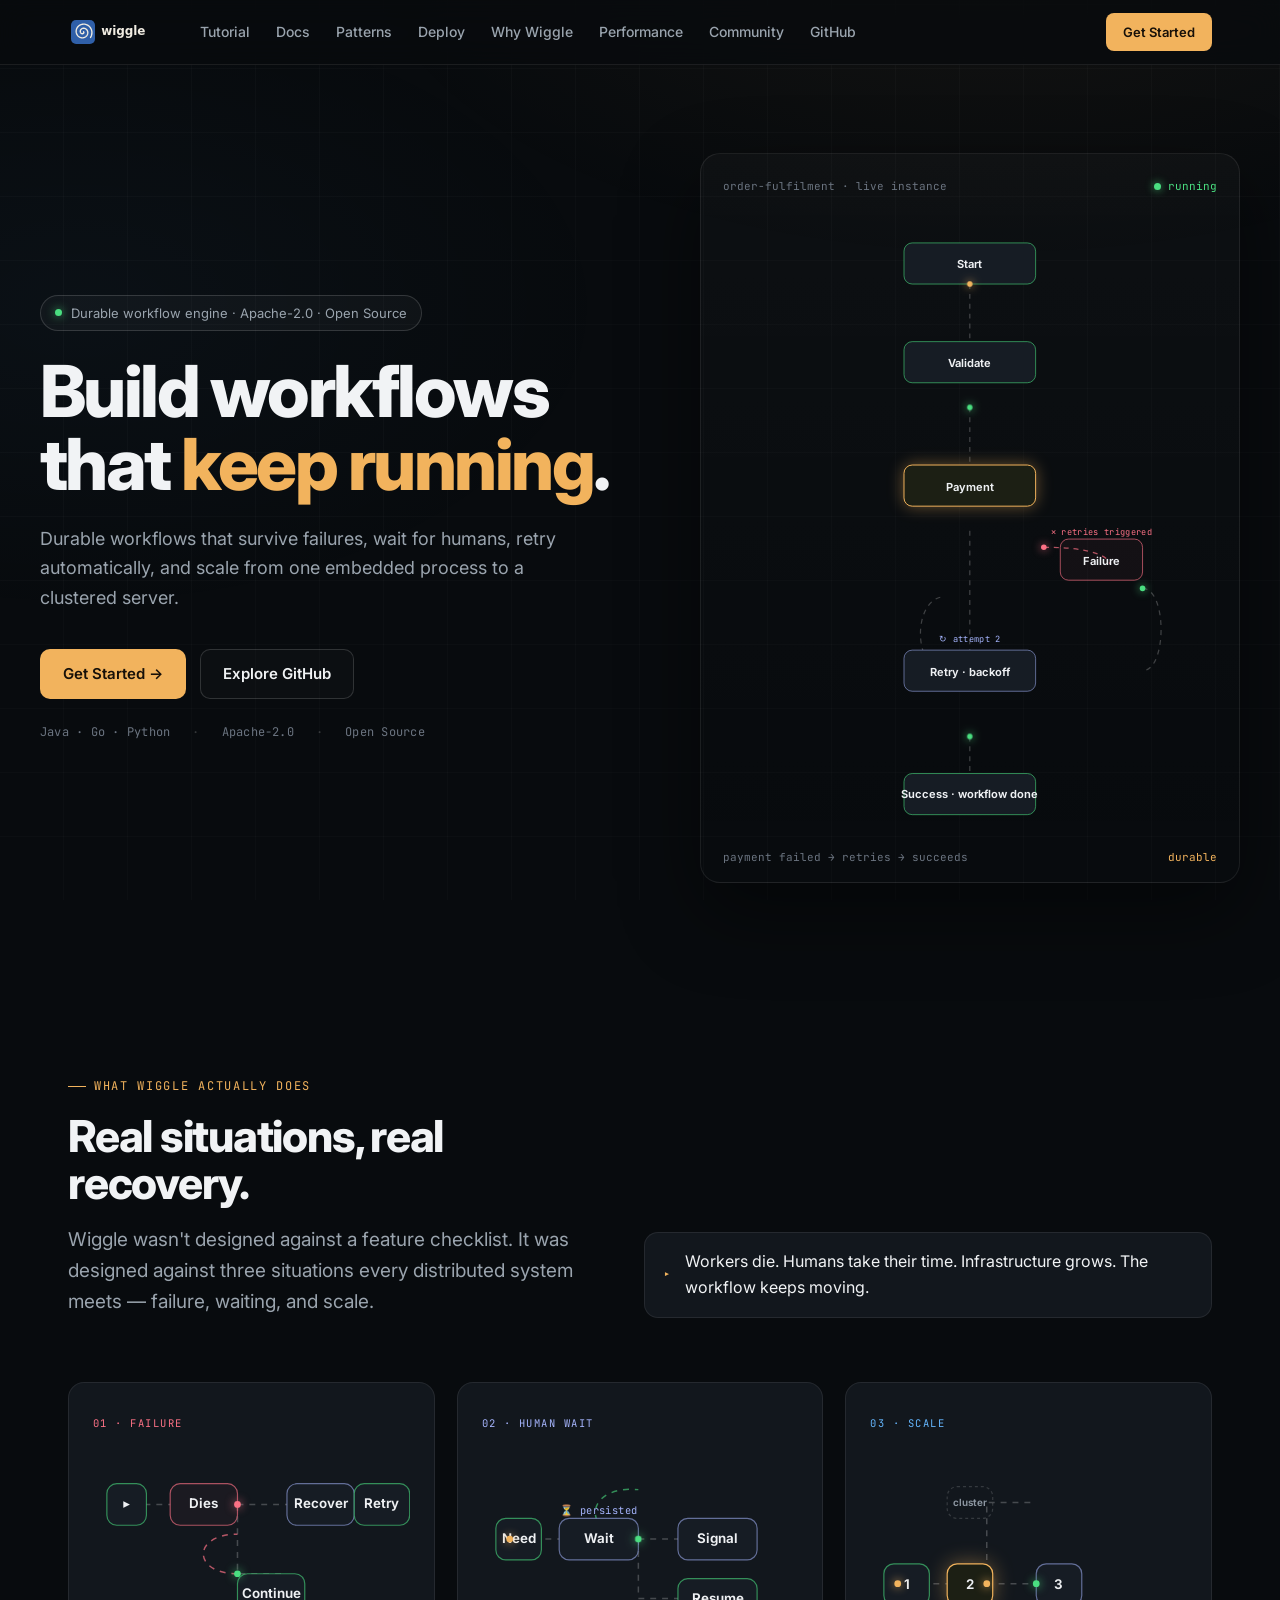
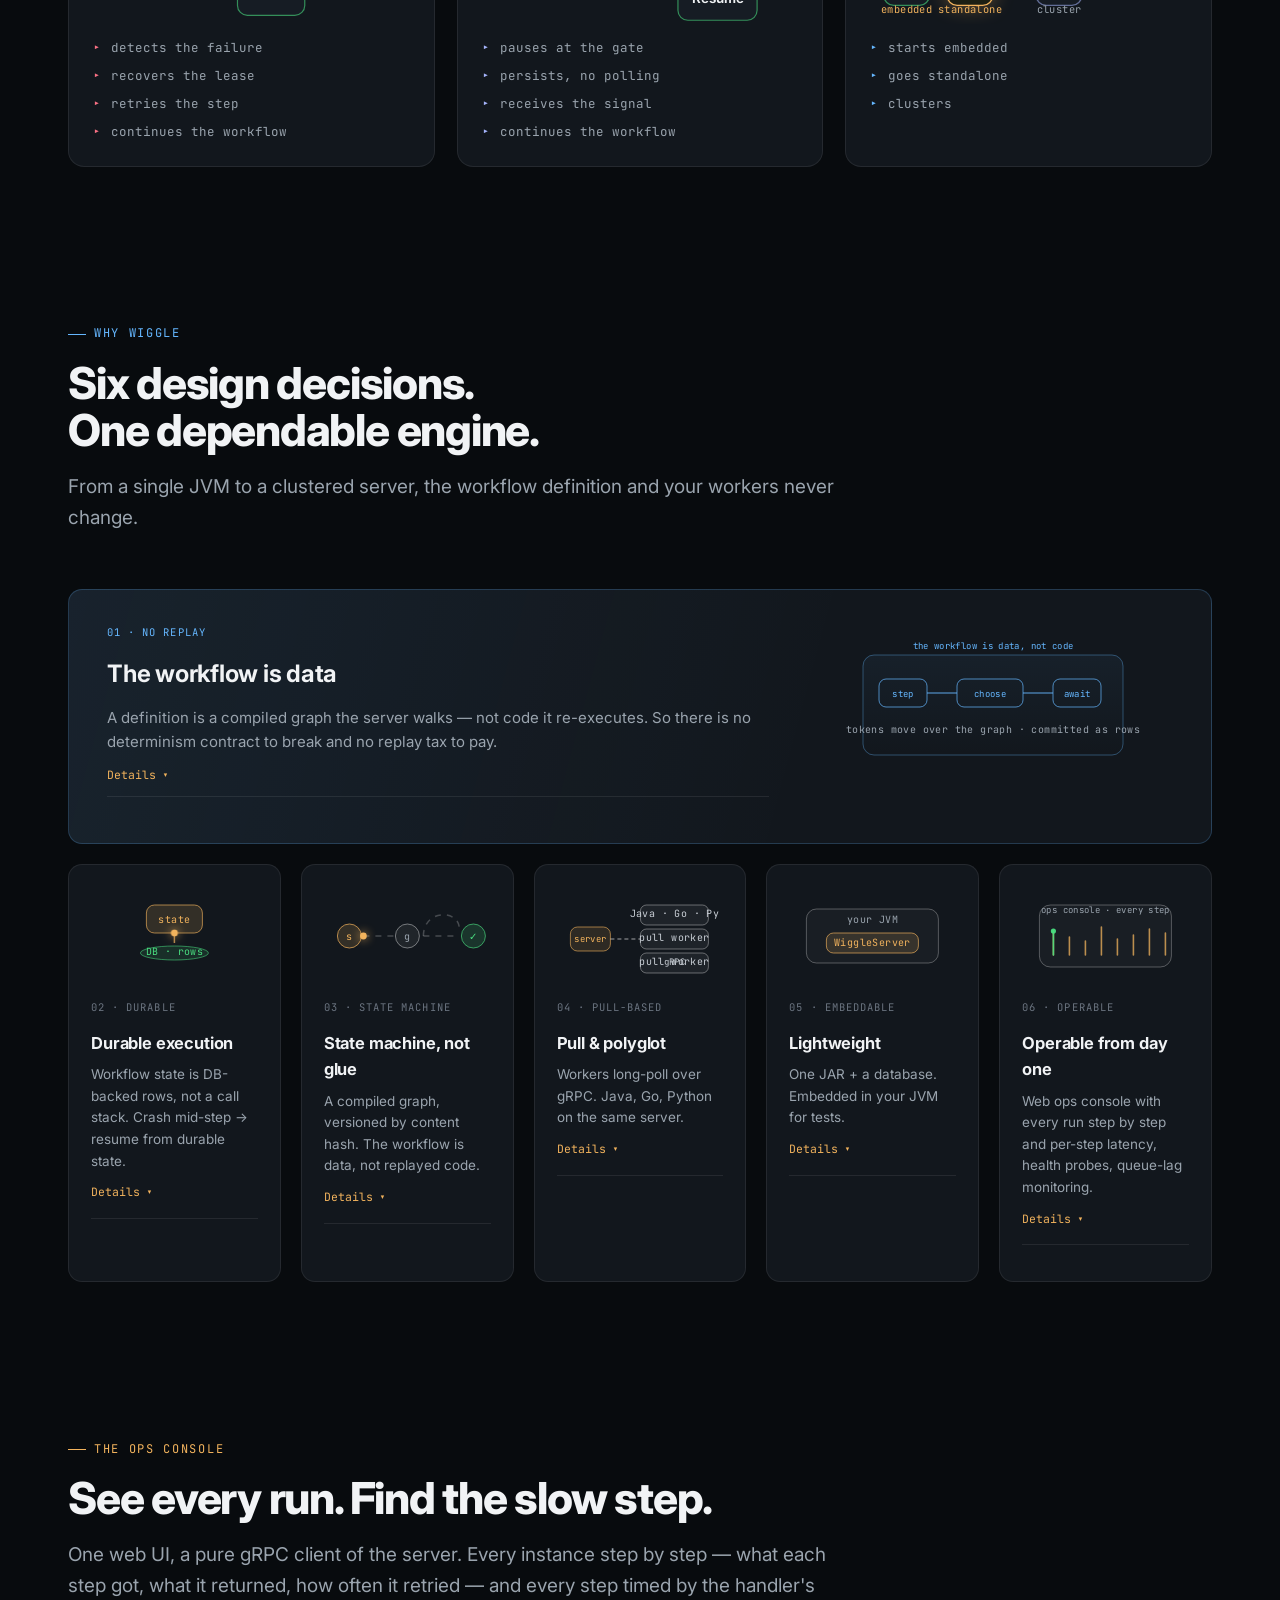
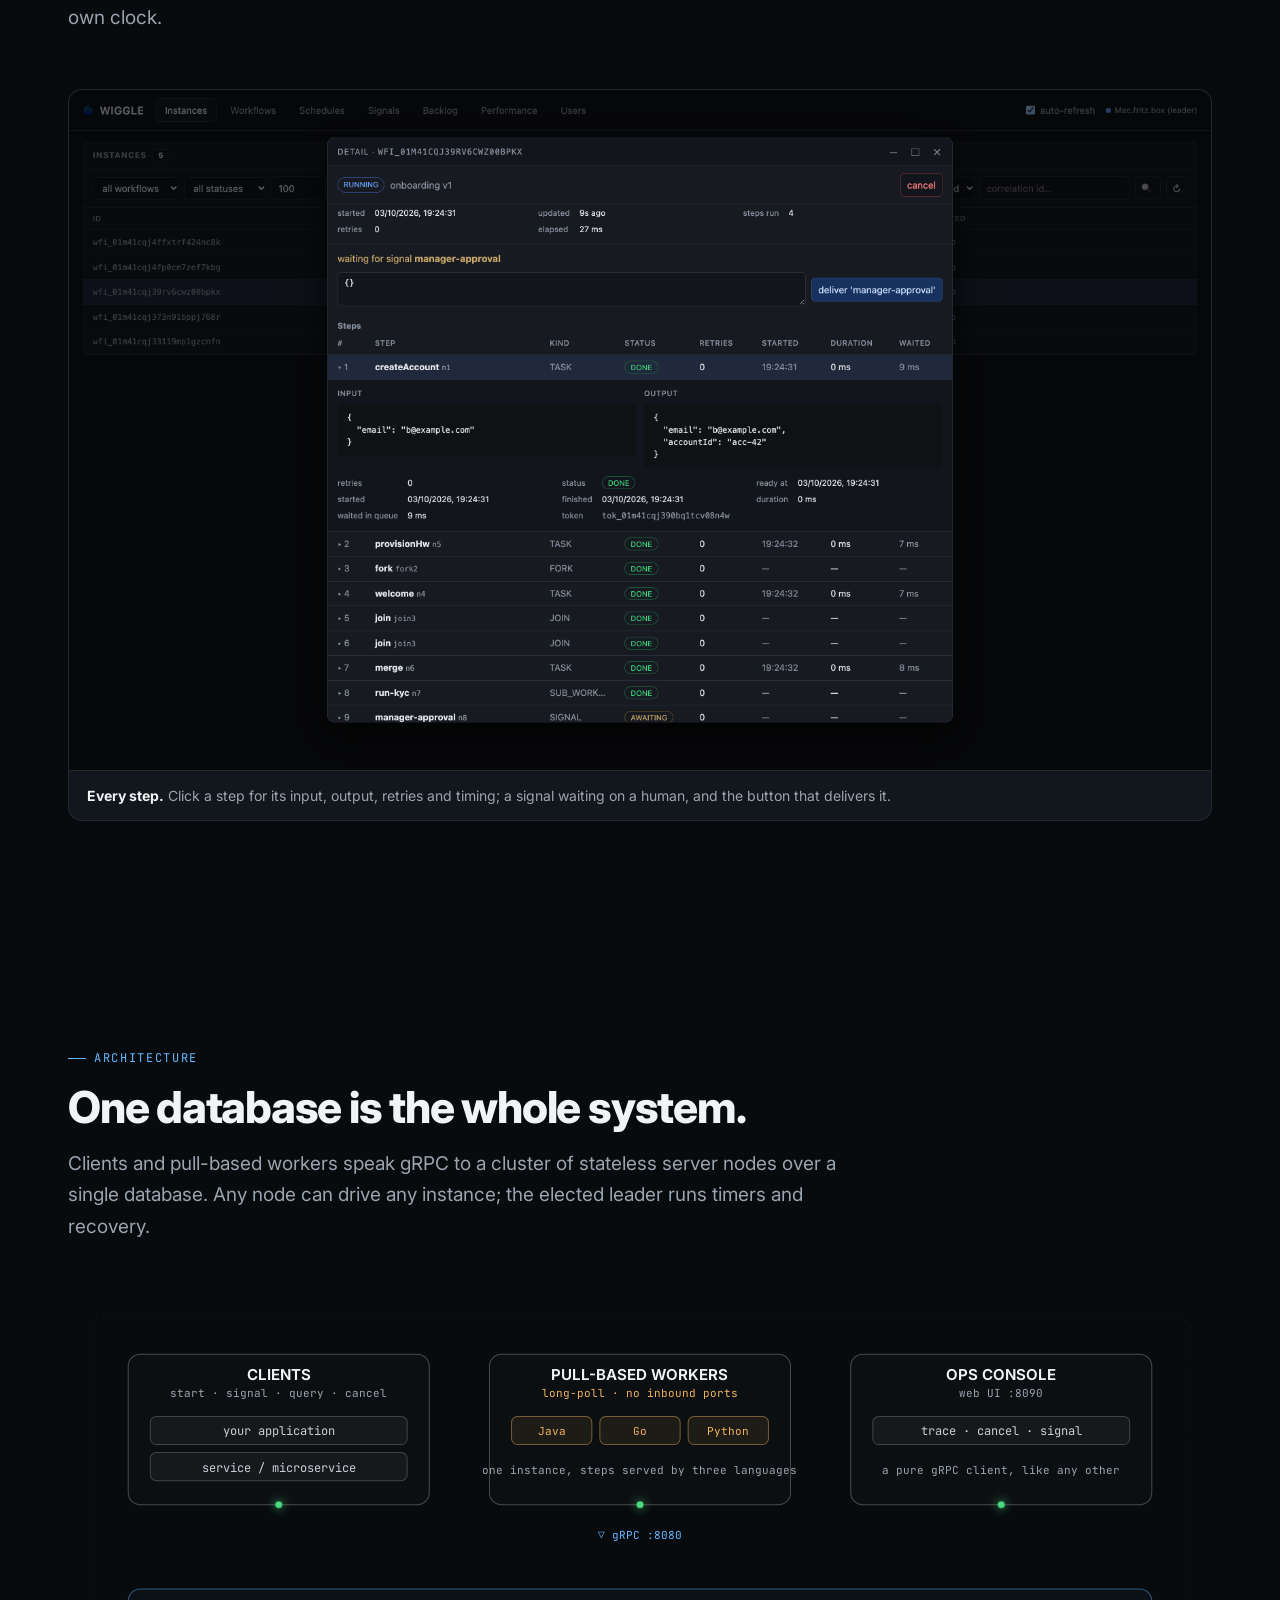
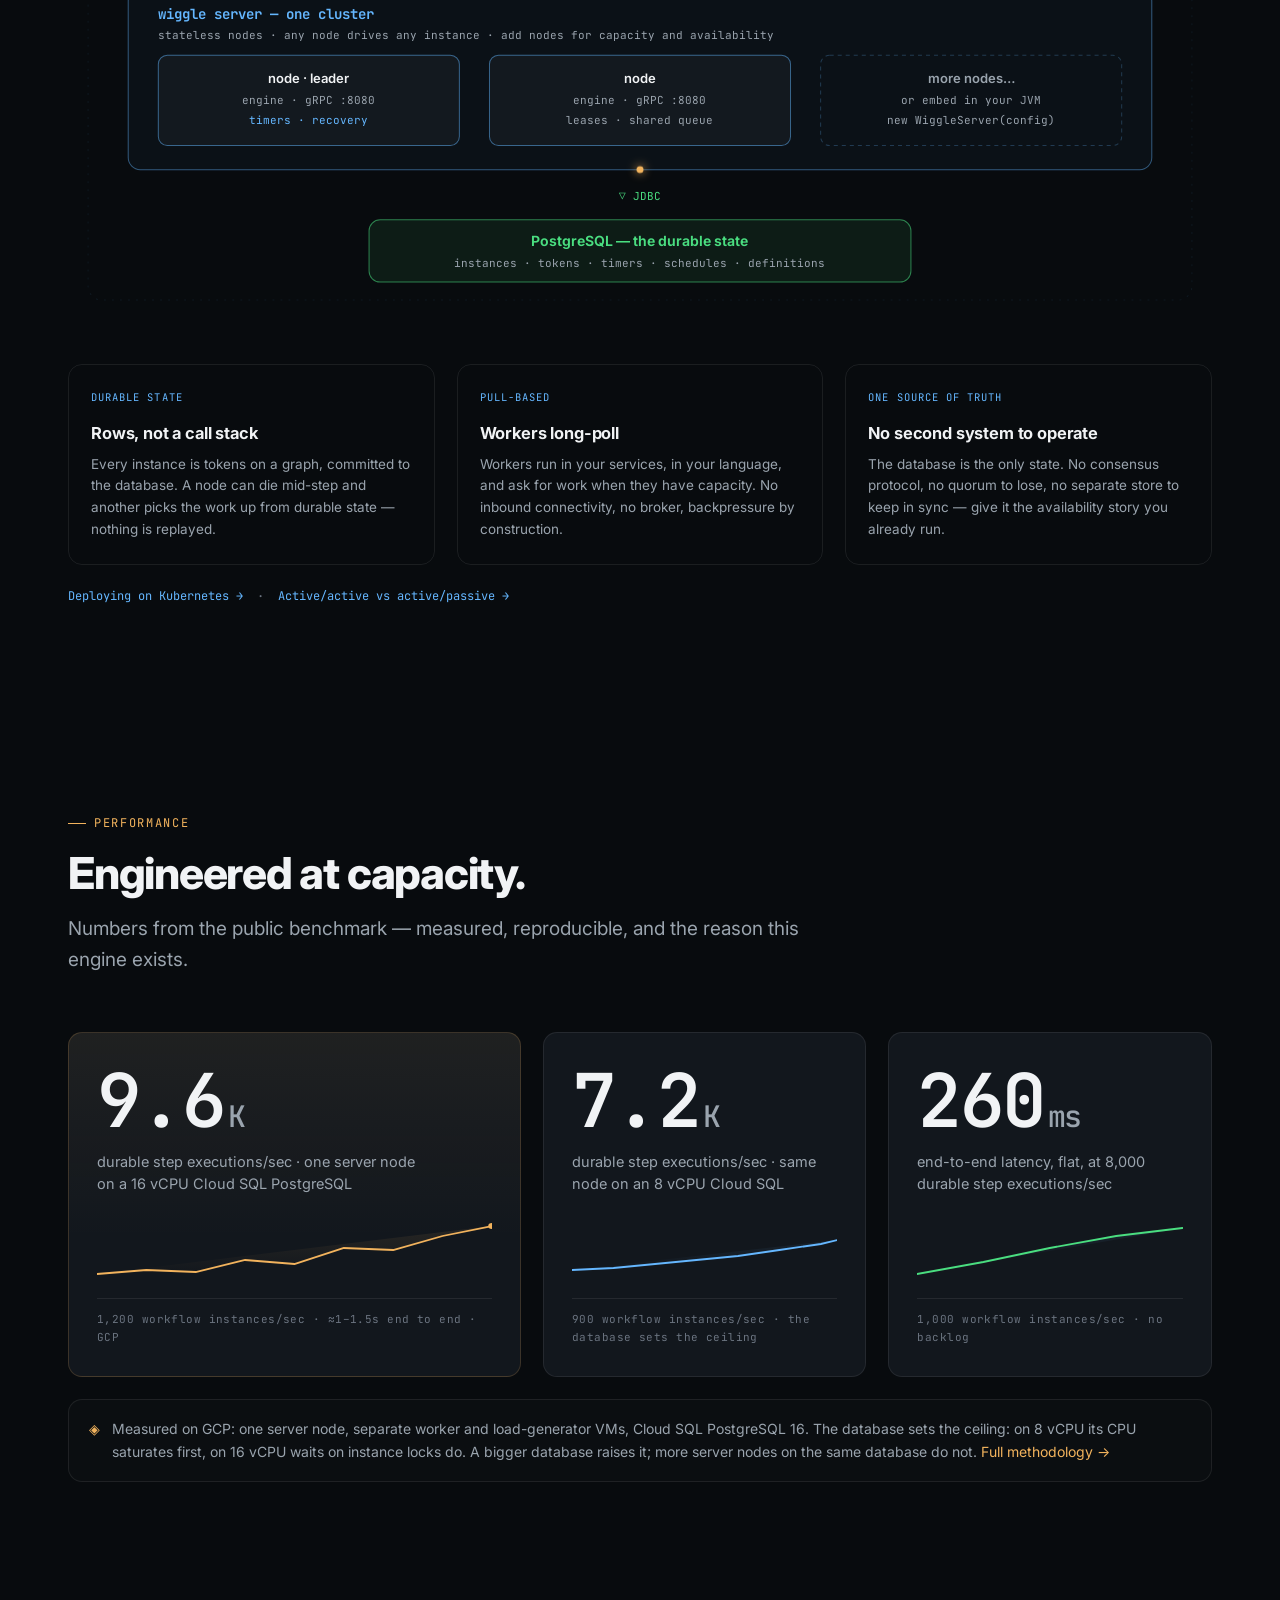
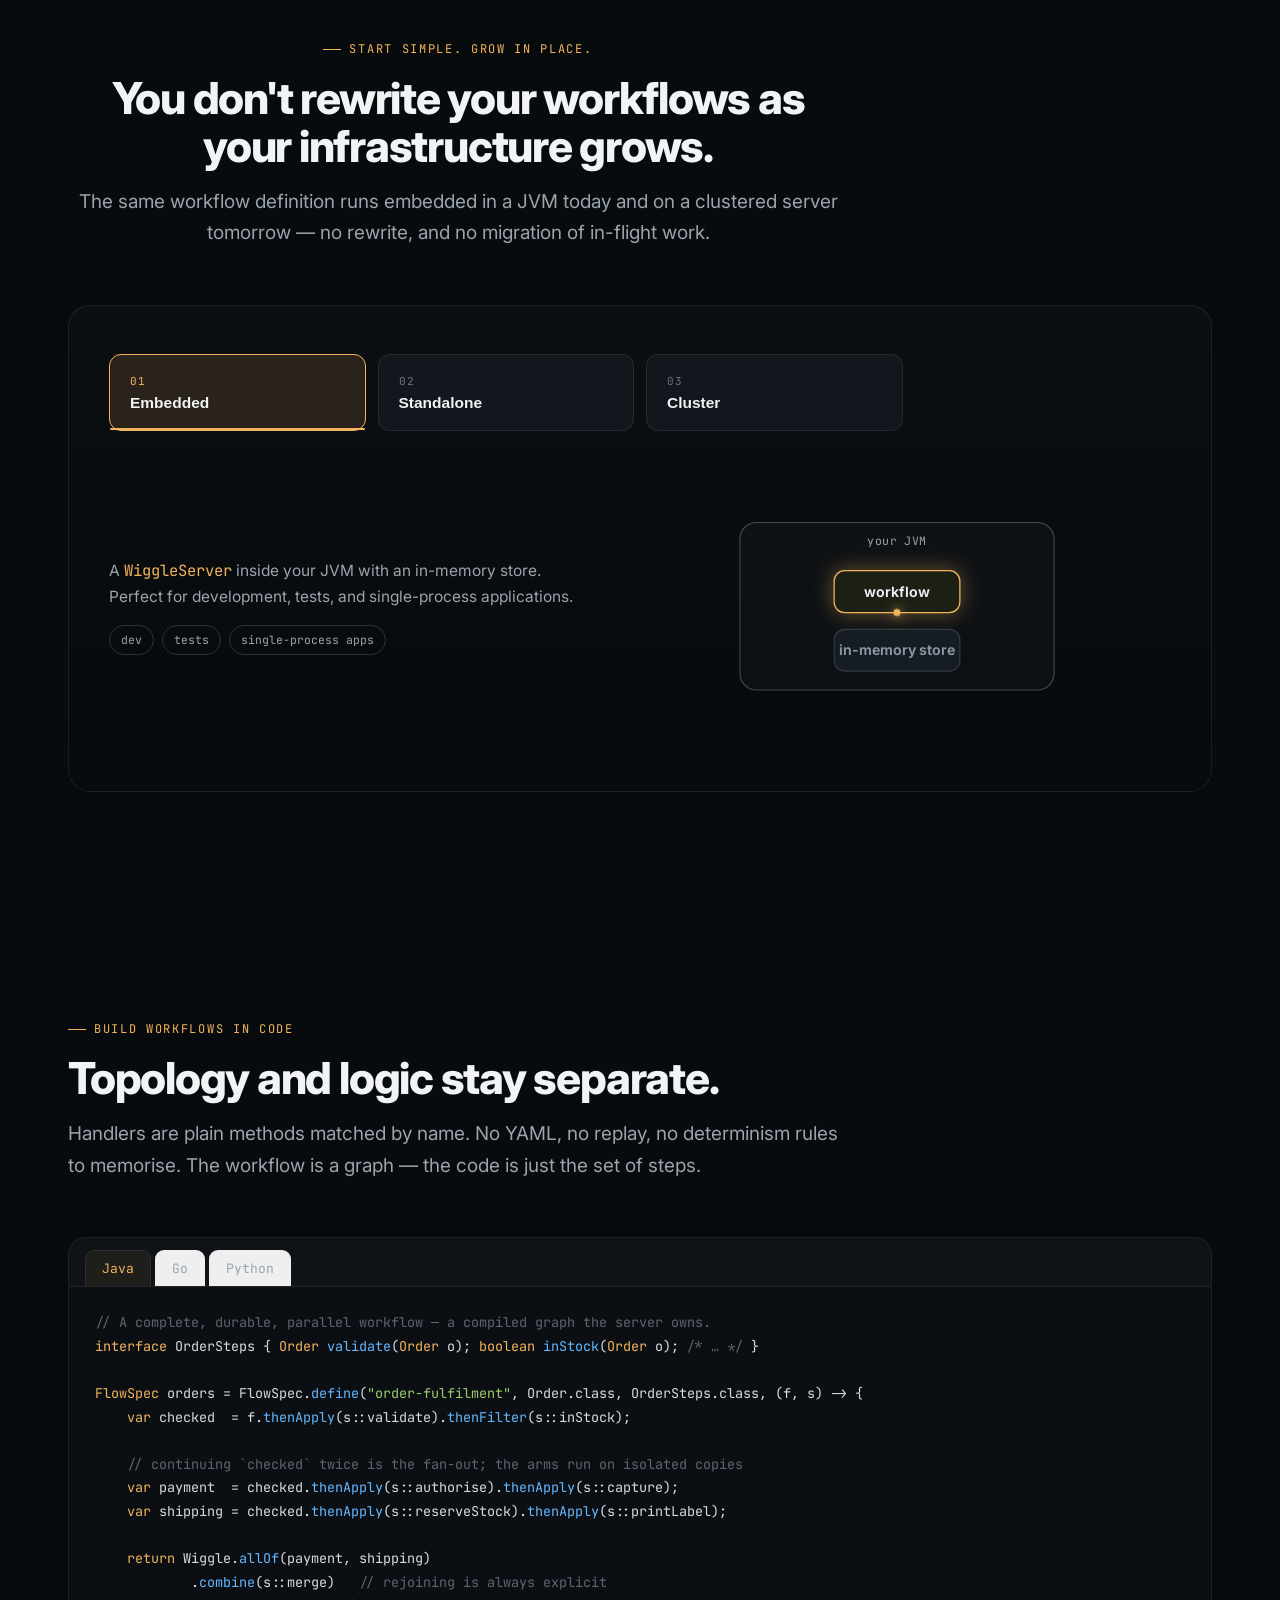
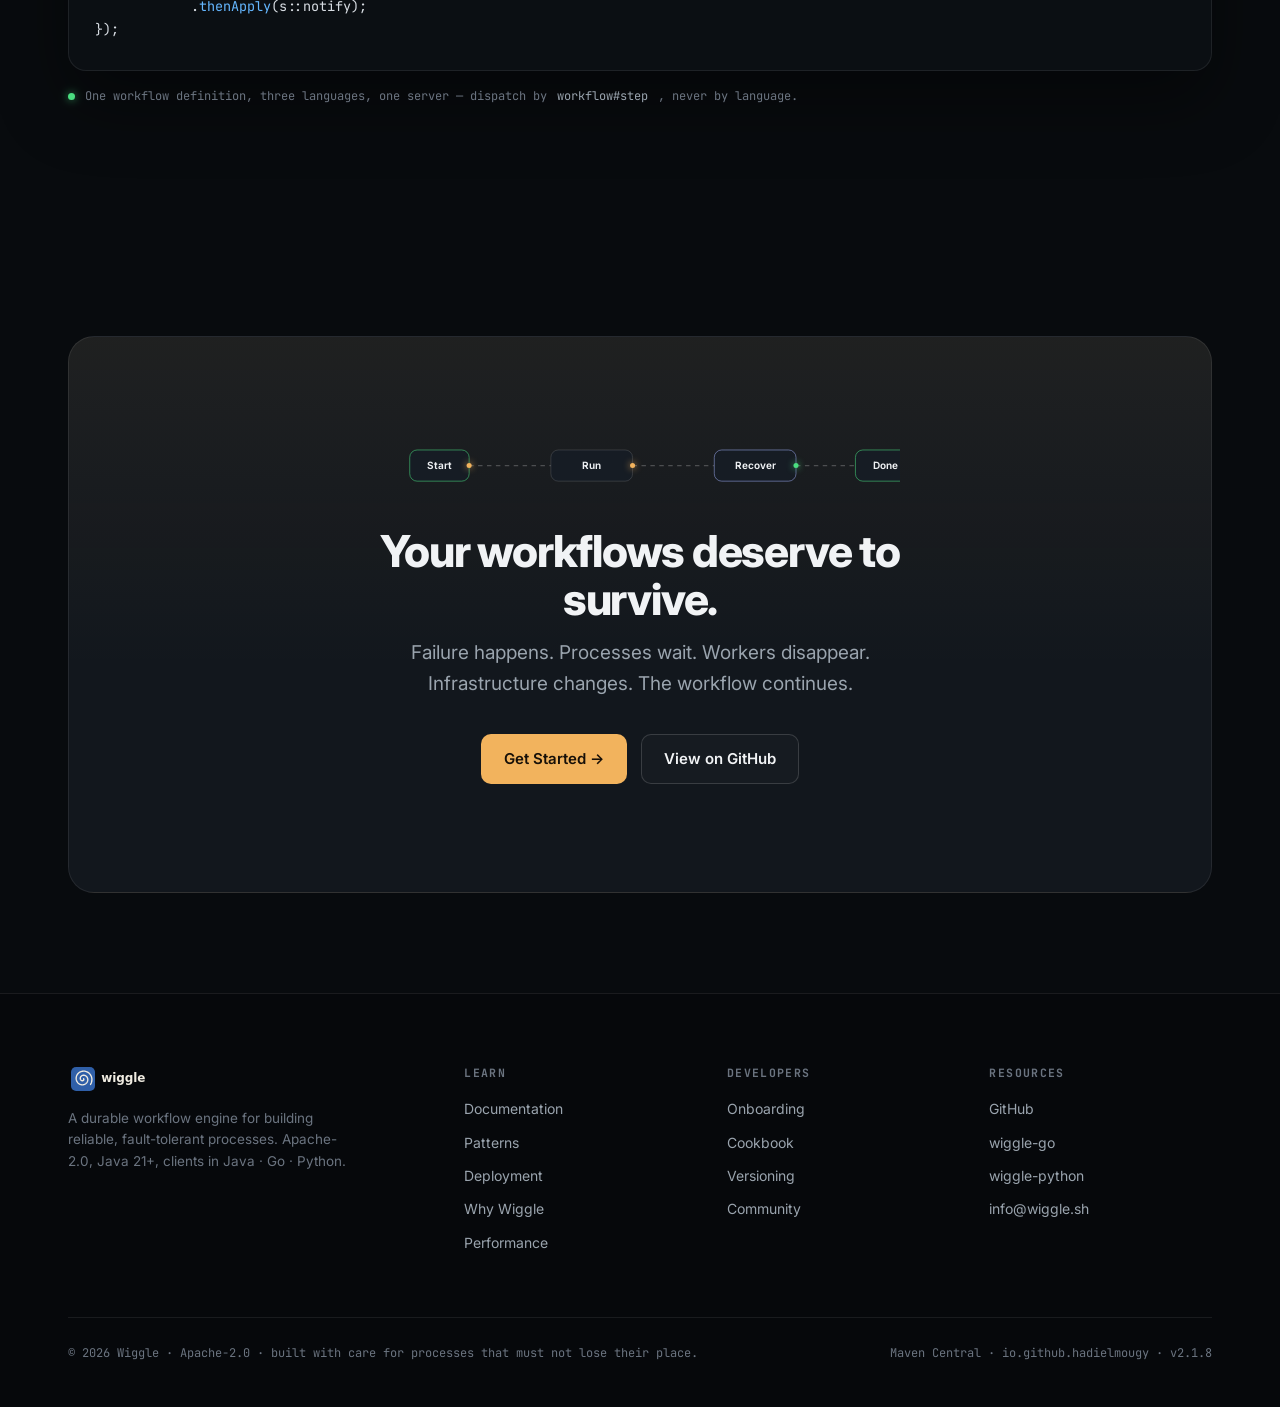
<file: content/index.html>
<!DOCTYPE html>
<html lang="en">
<head>
<meta charset="UTF-8">
<meta name="viewport" content="width=device-width, initial-scale=1.0">
<title>Wiggle — Build workflows that keep running</title>
<meta name="description" content="Wiggle is a durable workflow engine for building reliable, fault-tolerant processes without the complexity of traditional orchestration systems.">
<link rel="canonical" href="https://wiggle.sh/">
<meta property="og:title" content="Wiggle — durable workflows, in a JAR and a database">
<meta property="og:description" content="A durable workflow engine with no replay and no determinism rules: the workflow is data, not code. One JAR plus a database.">
<meta property="og:url" content="https://wiggle.sh/">
<meta property="og:type" content="website">
<link rel="icon" type="image/svg+xml" href="/assets/img/favicon.svg">
<link rel="icon" type="image/png" sizes="32x32" href="/assets/img/favicon-32.png">
<link rel="icon" type="image/png" sizes="16x16" href="/assets/img/favicon-16.png">
<link rel="apple-touch-icon" href="/assets/img/apple-touch-icon.png">
<link rel="preconnect" href="https://fonts.googleapis.com">
<link rel="preconnect" href="https://fonts.gstatic.com" crossorigin>
<link href="https://fonts.googleapis.com/css2?family=Inter:wght@400;500;600;700;800&family=JetBrains+Mono:wght@400;500;600&display=swap" rel="stylesheet">
<style>
:root{
  --bg:#080B0E;
  --bg2:#0D1115;
  --panel:#12171D;
  --panel2:#161C24;
  --line:rgba(255,255,255,.08);
  --line2:rgba(255,255,255,.15);
  --text:#F1F3F5;
  --muted:#9AA4AE;
  --dim:#6B7480;
  --amber:#F2B35D;
  --amber-soft:rgba(242,179,93,.13);
  --blue:#65B7FF;
  --blue-soft:rgba(101,183,255,.12);
  --ok:#4ADE80;
  --fail:#FB7185;
  --wait:#A5B4FC;
  --node:#1a2027;
  --radius:14px;
  --font:'Inter',system-ui,-apple-system,'Segoe UI',Roboto,sans-serif;
  --mono:'JetBrains Mono',ui-monospace,'SF Mono',Menlo,monospace;
}
*{margin:0;padding:0;box-sizing:border-box}
html{scroll-behavior:smooth}
body{background:var(--bg);color:var(--text);font-family:var(--font);-webkit-font-smoothing:antialiased;line-height:1.6;overflow-x:hidden}
body::before{content:"";position:fixed;inset:0;pointer-events:none;z-index:0;
  background:
    radial-gradient(1100px 560px at 78% -8%, rgba(242,179,93,.055), transparent 60%),
    radial-gradient(900px 520px at 6% 34%, rgba(101,183,255,.035), transparent 60%),
    repeating-linear-gradient(0deg, transparent 0 63px, rgba(255,255,255,.02) 63px 64px),
    repeating-linear-gradient(90deg, transparent 0 63px, rgba(255,255,255,.02) 63px 64px);
}
.wrap{position:relative;z-index:1;max-width:1200px;margin:0 auto;padding:0 28px}
a{color:inherit;text-decoration:none}
::selection{background:rgba(242,179,93,.28)}

/* ---------- Nav ---------- */
nav{position:sticky;top:0;z-index:50;background:rgba(8,11,14,.78);backdrop-filter:blur(14px);border-bottom:1px solid var(--line)}
.nav-inner{display:flex;align-items:center;gap:28px;height:64px}
.logo{display:flex;align-items:center;gap:10px;font-weight:700;font-size:17px;letter-spacing:-.01em}
.logo-mark{width:26px;height:26px;border-radius:8px;background:var(--blue-soft);border:1px solid rgba(101,183,255,.5);display:grid;place-items:center;font-size:15px;line-height:1}
.logo-img{height:30px;width:auto;display:block}
.nav-links{display:flex;align-items:center;gap:26px;margin-left:8px}
.nav-links a{color:var(--muted);font-size:14px;font-weight:500;transition:color .18s}
.nav-links a:hover{color:var(--text)}
.nav-cta{margin-left:auto;display:flex;align-items:center;gap:14px}
.nav-burger{display:none;background:none;border:1px solid var(--line2);color:var(--text);border-radius:8px;padding:6px 10px;font-size:14px;cursor:pointer}

/* ---------- Buttons ---------- */
.btn{display:inline-flex;align-items:center;gap:8px;border-radius:10px;font-weight:600;font-size:15px;padding:12px 22px;transition:transform .18s,box-shadow .18s,background .18s,border-color .18s;cursor:pointer;border:1px solid transparent}
.btn-amber{background:var(--amber);color:#171008}
.btn-amber:hover{transform:translateY(-1px);box-shadow:0 8px 30px rgba(242,179,93,.28)}
.btn-ghost{border-color:var(--line2);color:var(--text);background:rgba(255,255,255,.02)}
.btn-ghost:hover{border-color:rgba(255,255,255,.28);background:rgba(255,255,255,.05)}
.btn-sm{padding:8px 16px;font-size:13px;border-radius:8px}

/* ---------- Typography ---------- */
.eyebrow{font-family:var(--mono);font-size:12px;letter-spacing:.14em;text-transform:uppercase;color:var(--amber);display:inline-flex;align-items:center;gap:8px}
.eyebrow::before{content:"";width:18px;height:1px;background:var(--amber)}
.eyebrow.blue{color:var(--blue)}
.eyebrow.blue::before{background:var(--blue)}
h1{font-size:clamp(46px,5.6vw,76px);line-height:1.02;letter-spacing:-.035em;font-weight:800}
h2{font-size:clamp(28px,3.6vw,44px);line-height:1.08;letter-spacing:-.028em;font-weight:780}
h3{font-size:19px;font-weight:680;letter-spacing:-.01em}
.lead{color:var(--muted);font-size:clamp(16px,1.5vw,19px);line-height:1.65}
.mono{font-family:var(--mono)}
.section{padding:110px 0}
.section-head{max-width:780px;margin-bottom:56px}
.section-head p.lead{margin-top:16px}
.center{text-align:center}
.center .section-head{margin-left:auto;margin-right:auto}

/* ---------- Reveal ---------- */
/* console screenshots */
.shots{display:grid;grid-template-columns:minmax(0,1fr) minmax(0,1fr);gap:22px;margin-top:36px}
.shot{margin:0;min-width:0;background:var(--panel);border:1px solid var(--line);border-radius:14px;overflow:hidden}
.shot img{display:block;width:100%;max-width:100%;height:auto;border-bottom:1px solid var(--line)}
.shot figcaption{padding:14px 18px;color:var(--muted);font-size:14px;line-height:1.55}
.shot figcaption strong{color:var(--text)}
@media (max-width:820px){.shots{grid-template-columns:minmax(0,1fr)}}
.reveal{opacity:0;transform:translateY(26px);transition:opacity .85s cubic-bezier(.2,.7,.2,1),transform .85s cubic-bezier(.2,.7,.2,1)}
.reveal.in{opacity:1;transform:none}
.reveal-d1{transition-delay:.08s}.reveal-d2{transition-delay:.16s}.reveal-d3{transition-delay:.24s}.reveal-d4{transition-delay:.32s}

/* ---------- Hero ---------- */
.hero{padding:88px 0 76px}
.hero-grid{display:grid;grid-template-columns:1.05fr .95fr;gap:64px;align-items:center}
.hero-badge{display:inline-flex;align-items:center;gap:9px;border:1px solid var(--line2);background:rgba(255,255,255,.03);border-radius:999px;padding:7px 14px;font-size:13px;color:var(--muted);margin-bottom:24px}
.hero-badge .dot{width:7px;height:7px;border-radius:50%;background:var(--ok);box-shadow:0 0 10px rgba(74,222,128,.8);animation:pulse 2.4s infinite}
@keyframes pulse{0%,100%{opacity:1}50%{opacity:.35}}
.hero h1{margin:0 0 22px}
.hero h1 .accent-word{color:var(--amber)}
.hero .lead{max-width:540px;margin-bottom:36px;font-size:18px}
.hero-ctas{display:flex;gap:14px;flex-wrap:wrap;margin-bottom:24px}
.hero-meta{display:flex;flex-wrap:wrap;gap:6px 22px;font-family:var(--mono);font-size:12px;color:var(--dim);letter-spacing:.02em}
.hero-meta .sep{color:rgba(255,255,255,.18)}

/* ---------- Workflow SVG ---------- */
.wf{width:100%;height:auto;display:block}
.node-box{fill:#161C24;stroke:var(--line2);stroke-width:1.2;transition:stroke .4s,fill .4s;rx:10}
.node-box.ok{stroke:rgba(74,222,128,.6)}
.node-box.fail{stroke:rgba(251,113,133,.65);fill:rgba(251,113,133,.04)}
.node-box.wait{stroke:rgba(165,180,252,.55)}
.node-box.active{stroke:var(--amber);fill:#1c1f14;filter:drop-shadow(0 0 10px rgba(242,179,93,.4))}
.node-label{fill:#eef0f3;font-size:13.5px;font-family:var(--font);font-weight:650}
.node-label.dim{fill:#8d97a2}
.edge{fill:none;stroke:rgba(255,255,255,.22);stroke-width:1.5}
.edge.draw{stroke-dasharray:6 6;animation:draw 1.6s linear forwards}
@keyframes draw{to{stroke-dashoffset:-1200}}
.edge.hi{stroke:var(--amber);stroke-width:1.8;filter:drop-shadow(0 0 4px rgba(242,179,93,.55))}
.edge.fail{stroke:rgba(251,113,133,.7)}
.edge.ok{stroke:rgba(74,222,128,.6)}
.signal{fill:var(--amber);r:3.4;filter:drop-shadow(0 0 5px rgba(242,179,93,.95));animation:travel 4s linear infinite}
.signal.s-ok{fill:var(--ok);filter:drop-shadow(0 0 5px rgba(74,222,128,.9))}
.signal.s-fail{fill:var(--fail);filter:drop-shadow(0 0 5px rgba(251,113,133,.9))}
@keyframes travel{from{offset-distance:0%}to{offset-distance:100%}}
.chip{font-family:var(--mono);font-size:10.5px;letter-spacing:.04em}
.chip-ok{fill:var(--ok)}.chip-fail{fill:var(--fail)}.chip-wait{fill:var(--wait)}.chip-accent{fill:var(--amber)}

/* ---------- Hero stage ---------- */
.hero-stage{position:relative}
.hero-stage .stage-frame{border:1px solid var(--line);border-radius:20px;background:linear-gradient(180deg,rgba(255,255,255,.025),rgba(255,255,255,0));padding:24px 22px 16px;box-shadow:0 30px 80px rgba(0,0,0,.45)}
.stage-tag{display:flex;justify-content:space-between;align-items:center;font-family:var(--mono);font-size:11px;color:var(--dim);margin-bottom:14px}
.stage-tag .live{display:inline-flex;align-items:center;gap:7px;color:var(--ok)}
.stage-tag .live::before{content:"";width:7px;height:7px;border-radius:50%;background:var(--ok);box-shadow:0 0 8px rgba(74,222,128,.8);animation:pulse 2.4s infinite}

/* ---------- Scenarios (What Wiggle Does) ---------- */
.scenarios-head{display:grid;grid-template-columns:1fr 1.1fr;gap:60px;align-items:end;margin-bottom:64px}
.scenarios-head .action{display:grid;grid-template-columns:auto 1fr;gap:14px;align-items:center;padding:16px 18px;border:1px solid var(--line);border-radius:14px;background:var(--panel)}
.scenarios-head .action .ic{font-family:var(--mono);font-size:13px;color:var(--amber)}
.scenario-flows{display:grid;grid-template-columns:repeat(3,1fr);gap:22px}
.scenario{border:1px solid var(--line);border-radius:16px;background:var(--panel);padding:26px 24px 24px;position:relative;overflow:hidden;transition:border-color .25s,transform .25s}
.scenario:hover{border-color:var(--line2);transform:translateY(-3px)}
.scenario .badge{font-family:var(--mono);font-size:10.5px;color:var(--amber);letter-spacing:.14em;text-transform:uppercase;margin-bottom:14px;display:inline-block}
.scenario.b-fail .badge{color:var(--fail)}
.scenario.b-wait .badge{color:var(--wait)}
.scenario.b-scale .badge{color:var(--blue)}
.scenario h3{margin-bottom:6px;font-size:21px}
.scenario p.lead-s{color:var(--muted);font-size:14.5px;line-height:1.55;margin-bottom:18px;min-height:48px}
.scenario .flow-svg{margin-top:10px}
.scenario .flow-svg .wf{height:170px}
.scenario .steps-list{margin-top:14px;display:flex;flex-direction:column;gap:8px}
.scenario .step{display:flex;align-items:center;gap:10px;font-family:var(--mono);font-size:12.5px;color:var(--muted)}
.scenario .step .n{color:var(--amber);font-weight:600}
.scenario.b-fail .step .n{color:var(--fail)}
.scenario.b-wait .step .n{color:var(--wait)}
.scenario.b-scale .step .n{color:var(--blue)}
.scenario .step .arr{color:var(--dim)}

/* ---------- Why Wiggle ---------- */
.cards{display:grid;grid-template-columns:repeat(5,1fr);gap:20px}
.card{border:1px solid var(--line);border-radius:var(--radius);background:var(--panel);padding:24px 22px;position:relative;overflow:hidden;transition:border-color .25s,transform .25s,box-shadow .25s;cursor:default}
.card:hover{border-color:var(--line2);transform:translateY(-3px)}
.card .ck{font-family:var(--mono);font-size:10.5px;color:var(--dim);letter-spacing:.1em;text-transform:uppercase;margin-bottom:14px}
.card h3{margin-bottom:8px;font-size:16.5px}
.card p{color:var(--muted);font-size:13.5px;line-height:1.6}
.card .card-icon{height:92px;margin-bottom:18px;display:flex;align-items:flex-end}
.card .more{margin-top:14px;border-top:1px solid var(--line);padding-top:12px;display:grid;grid-template-rows:0fr;transition:grid-template-rows .35s ease}
.card .more.open{grid-template-rows:1fr}
.card .more-inner{overflow:hidden}
.card .more p{font-size:12.5px;color:var(--dim);line-height:1.55}
.card .toggle{background:none;border:none;color:var(--amber);font-family:var(--mono);font-size:11.5px;cursor:pointer;padding:0;margin-top:12px;display:inline-flex;align-items:center;gap:6px}
.card .toggle .chev{transition:transform .25s}
.card .toggle.open .chev{transform:rotate(180deg)}
/* Featured card */
.card.featured{background:linear-gradient(105deg,rgba(101,183,255,.07),transparent 65%),var(--panel);border-color:rgba(101,183,255,.22);grid-column:1/-1;padding:34px 38px;display:grid;grid-template-columns:1fr 360px;column-gap:44px;align-items:center}
.card.featured .card-icon{grid-column:2;grid-row:1/span 5;height:auto;margin:0;align-items:center}
.card.featured .ck,.card.featured h3,.card.featured p,.card.featured .toggle,.card.featured .more{grid-column:1}
.card.featured:hover{border-color:rgba(101,183,255,.5)}
.card.featured .ck{color:var(--blue)}
.card.featured h3{font-size:24px;margin-bottom:12px}
.card.featured p{font-size:15px;line-height:1.65}
.card.featured .card-icon{height:130px;margin-bottom:22px}
.card.featured .more p{font-size:13.5px}
@media (max-width:1024px){
  .cards{grid-template-columns:repeat(2,1fr)}
  .card.featured{grid-template-columns:1fr;column-gap:0;row-gap:18px;padding:28px 26px}
  .card.featured .card-icon{grid-column:1;grid-row:auto;height:130px}
}
@media (max-width:520px){
  .cards{grid-template-columns:1fr}
}

/* ---------- Architecture (REWRITTEN) ---------- */
.arch-section{padding-bottom:90px}
.arch-canvas{margin-top:48px;position:relative}
@media (max-width:1024px){.scenarios-head{grid-template-columns:1fr;gap:24px}.scenario-flows{grid-template-columns:1fr 1fr}}
@media (max-width:600px){.scenario-flows{grid-template-columns:1fr}}

/* ---------- Performance ---------- */
.perf-grid{display:grid;grid-template-columns:1.4fr 1fr 1fr;gap:22px;margin-bottom:22px}
.perf{border:1px solid var(--line);border-radius:var(--radius);background:var(--panel);padding:30px 28px;position:relative;overflow:hidden;transition:border-color .25s,transform .25s}
.perf:hover{border-color:var(--line2);transform:translateY(-3px)}
.perf.featured{background:linear-gradient(180deg,rgba(242,179,93,.06),transparent 60%),var(--panel);border-color:rgba(242,179,93,.18)}
.perf.featured:hover{border-color:rgba(242,179,93,.45)}
.perf .num{font-family:var(--mono);font-size:clamp(48px,5.8vw,86px);font-weight:600;letter-spacing:-.035em;line-height:1;color:var(--text)}
.perf .num .unit{font-size:.4em;color:var(--muted);font-weight:500;margin-left:.12em}
.perf .label{color:var(--muted);font-size:14.5px;margin-top:14px;line-height:1.55;max-width:36ch}
.perf .spark{margin-top:22px;height:64px}
.perf .spark svg{width:100%;height:64px;display:block}
.perf .tagline{font-family:var(--mono);font-size:11px;color:var(--dim);margin-top:16px;border-top:1px solid var(--line);padding-top:12px;letter-spacing:.04em}
.perf-note{display:flex;gap:12px;align-items:flex-start;border:1px solid var(--line);border-radius:14px;background:rgba(255,255,255,.015);padding:18px 20px;color:var(--muted);font-size:14px;line-height:1.6}
.perf-note .ic{color:var(--amber);font-family:var(--mono)}
.spark-line{fill:none;stroke-width:1.8;stroke-linecap:round}
.spark-fill{fill:url(#gP1);opacity:.16}
.spark-fill2{fill:url(#gP2);opacity:.14}
.spark-draw{stroke-dasharray:600;stroke-dashoffset:600;animation:drawLine 2.2s ease forwards}
@keyframes drawLine{to{stroke-dashoffset:0}}

/* ---------- Scale stepper ---------- */
.scale{border:1px solid var(--line);border-radius:22px;background:linear-gradient(180deg,rgba(255,255,255,.02),transparent);padding:48px 40px 44px}
.steps{display:grid;grid-template-columns:repeat(4,1fr);gap:12px;margin-bottom:36px}
.step-btn{position:relative;text-align:left;background:var(--panel);border:1px solid var(--line);border-radius:12px;padding:18px 20px;cursor:pointer;color:var(--muted);transition:all .25s}
.step-btn .n{font-family:var(--mono);font-size:11px;color:var(--dim);letter-spacing:.1em}
.step-btn .t{font-weight:660;font-size:15.5px;color:var(--text);margin-top:6px;display:block}
.step-btn:hover{border-color:var(--line2)}
.step-btn.active{border-color:var(--amber);background:var(--amber-soft);color:var(--text)}
.step-btn.active .n{color:var(--amber)}
.step-btn.active::after{content:"";position:absolute;left:0;bottom:0;height:2px;width:100%;background:var(--amber);border-radius:2px}
.step-body{display:grid;grid-template-columns:1fr 1.15fr;gap:36px;align-items:center;min-height:280px}
.step-copy .step-desc{color:var(--muted);font-size:15.5px;line-height:1.65;margin-bottom:16px}
.step-copy .step-tags{display:flex;flex-wrap:wrap;gap:8px}
.step-copy .tag{font-family:var(--mono);font-size:11.5px;color:var(--muted);border:1px solid var(--line2);border-radius:999px;padding:5px 11px}
.step-diagram{display:grid;place-items:center}
.step-diagram svg{width:100%;max-width:440px;height:auto}
.step-diagram .d{display:none}
.step-diagram .d.show{display:block;animation:fadeIn .5s ease}
@keyframes fadeIn{from{opacity:0;transform:scale(.98)}to{opacity:1;transform:none}}

/* ---------- Code ---------- */
.code-shell{border:1px solid var(--line);border-radius:18px;background:#0B0F13;overflow:hidden;box-shadow:0 30px 70px rgba(0,0,0,.4)}
.code-tabs{display:flex;gap:4px;padding:12px 16px 0;border-bottom:1px solid var(--line);background:rgba(255,255,255,.015)}
.code-tab{font-family:var(--mono);font-size:13px;padding:9px 16px;border-radius:9px 9px 0 0;color:var(--muted);cursor:pointer;border:1px solid transparent;border-bottom:none;transition:color .18s}
.code-tab:hover{color:var(--text)}
.code-tab.active{color:var(--amber);background:rgba(242,179,93,.07);border-color:var(--line)}
.code-pane{display:none;padding:24px 26px 28px;overflow-x:auto}
.code-pane.active{display:block}
pre{font-family:var(--mono);font-size:13.5px;line-height:1.75;color:#d7dce2}
.c-kw{color:#F2B35D}.c-fn{color:#65B7FF}.c-str{color:#9ece6a}.c-com{color:#5c6670}.c-num{color:#ff9e64}.c-var{color:#d7dce2}
.code-caption{display:flex;align-items:center;gap:10px;font-family:var(--mono);font-size:12px;color:var(--dim);margin-top:16px}
.code-caption .ok-dot{width:7px;height:7px;border-radius:50%;background:var(--ok);box-shadow:0 0 8px rgba(74,222,128,.7)}

/* ---------- CTA ---------- */
.cta{padding:120px 0 100px}
.cta-box{position:relative;border:1px solid var(--line);border-radius:26px;overflow:hidden;background:linear-gradient(180deg,rgba(242,179,93,.06),rgba(8,11,14,0) 60%),var(--panel);padding:84px 40px;text-align:center}
.cta-box h2{max-width:680px;margin:18px auto 14px}
.cta-box .lead{max-width:520px;margin:0 auto 34px}
.cta-echo{position:absolute;inset:auto 0 0 0;height:160px;opacity:.4;pointer-events:none}
.cta-echo svg{width:100%;height:160px;display:block}

/* ---------- Footer ---------- */
footer{border-top:1px solid var(--line);padding:70px 0 44px;background:rgba(0,0,0,.25)}
.foot-grid{display:grid;grid-template-columns:1.6fr 1fr 1fr 1fr;gap:40px;margin-bottom:52px}
.foot-brand p{color:var(--dim);font-size:13.5px;margin-top:14px;max-width:280px;line-height:1.6}
.foot-col h4{font-family:var(--mono);font-size:11.5px;letter-spacing:.12em;text-transform:uppercase;color:var(--dim);margin-bottom:16px}
.foot-col a{display:block;color:var(--muted);font-size:14px;margin-bottom:11px;transition:color .18s}
.foot-col a:hover{color:var(--text)}
.foot-bottom{display:flex;flex-wrap:wrap;gap:10px 26px;justify-content:space-between;align-items:center;border-top:1px solid var(--line);padding-top:26px;font-family:var(--mono);font-size:12px;color:var(--dim)}

/* ---------- Responsive ---------- */
@media (max-width:1024px){
  .hero-grid{grid-template-columns:1fr;gap:44px}
  .perf-grid{grid-template-columns:1fr 1fr}
  .perf.featured{grid-column:span 2}
  .step-body{grid-template-columns:1fr;gap:26px}
  .foot-grid{grid-template-columns:1fr 1fr}
}
@media (max-width:768px){
  .section{padding:80px 0}
  .nav-links{display:none}
  .nav-cta .btn-ghost{display:none}
  .nav-burger{display:block}
  .nav-links.open{display:flex;flex-direction:column;position:absolute;top:64px;left:0;right:0;background:rgba(8,11,14,.97);border-bottom:1px solid var(--line);padding:18px 28px;gap:16px;align-items:flex-start}
  .steps{grid-template-columns:repeat(2,1fr)}
  .scale{padding:30px 22px}
  .cta-box{padding:60px 22px}
  .perf-grid{grid-template-columns:1fr}
  .perf.featured{grid-column:span 1}
}
@media (max-width:520px){
  .foot-grid{grid-template-columns:1fr}
  .hero{padding:64px 0 56px}
  .h1{font-size:46px}
}
@media (prefers-reduced-motion:reduce){
  *,*::before,*::after{animation-duration:.001s !important;animation-iteration-count:1 !important;transition-duration:.001s !important}
  .signal,.arch-link::after{animation:none !important;opacity:.5}
  .reveal{opacity:1;transform:none}
  .spark-draw{stroke-dashoffset:0}
}
</style>
</head>
<body>
<!-- ============ NAV ============ -->
<nav>
  <div class="wrap nav-inner">
    <a class="logo" href="#top"><img src="/assets/img/wiggle-logo.svg" alt="Wiggle" class="logo-img"></a>
    <div class="nav-links" id="navLinks">
      <a href="https://wiggle.sh/tutorial/">Tutorial</a>
      <a href="https://wiggle.sh/docs/">Docs</a>
      <a href="https://wiggle.sh/patterns/">Patterns</a>
      <a href="https://wiggle.sh/deployment/">Deploy</a>
      <a href="https://wiggle.sh/why/">Why Wiggle</a>
      <a href="https://wiggle.sh/performance/">Performance</a>
      <a href="https://wiggle.sh/community/">Community</a>
      <a href="https://github.com/hadielmougy/wiggle">GitHub</a>
    </div>
    <div class="nav-cta">
      <a class="btn btn-amber btn-sm" href="https://wiggle.sh/tutorial/">Get Started</a>
      <button class="nav-burger" id="burger" aria-label="Menu">☰</button>
    </div>
  </div>
</nav>

<!-- ============ HERO ============ -->
<header class="hero wrap" id="top">
  <div class="hero-grid">
    <div>
      <span class="hero-badge reveal"><span class="dot"></span> Durable workflow engine · Apache-2.0 · Open Source</span>
      <h1 class="reveal reveal-d1">Build workflows that <span class="accent-word">keep running</span>.</h1>
      <p class="lead reveal reveal-d2">Durable workflows that survive failures, wait for humans, retry automatically, and scale from one embedded process to a clustered server.</p>
      <div class="hero-ctas reveal reveal-d3">
        <a class="btn btn-amber" href="#start">Get Started →</a>
        <a class="btn btn-ghost" href="https://github.com/hadielmougy/wiggle">Explore GitHub</a>
      </div>
      <div class="hero-meta reveal reveal-d4">
        <span>Java · Go · Python</span>
        <span class="sep">·</span>
        <span>Apache-2.0</span>
        <span class="sep">·</span>
        <span>Open Source</span>
      </div>
    </div>

    <div class="hero-stage reveal reveal-d2">
      <div class="stage-frame">
        <div class="stage-tag"><span>order-fulfilment · live instance</span><span class="live">running</span></div>
        <!-- HERO WORKFLOW: START → VALIDATE → PAYMENT → FAILURE → RETRY → SUCCESS -->
        <svg class="wf" viewBox="0 0 600 760" role="img" aria-label="Workflow: START, VALIDATE, PAYMENT fails, RETRY, SUCCESS">
          <defs>
            <linearGradient id="gEdge" x1="0" y1="0" x2="1" y2="0">
              <stop offset="0" stop-color="rgba(242,179,93,0)"/><stop offset=".5" stop-color="rgba(242,179,93,.9)"/><stop offset="1" stop-color="rgba(242,179,93,0)"/>
            </linearGradient>
          </defs>

          <!-- main vertical edges (left column) -->
          <path class="edge draw" d="M300 90 V160"/>
          <path class="edge draw" d="M300 240 V310"/>
          <path class="edge draw" d="M300 390 V560"/>
          <path class="edge draw" d="M300 640 V710"/>

          <!-- failure branch: PAYMENT (y=310-390) curves right to FAILURE (x=440-580, y=400-460) -->
          <path class="edge fail draw" d="M390 410 C 470 410, 470 430, 470 430"/>
          <!-- from FAILURE back down+left to RETRY (avoid overlap with PAYMENT→RETRY by going far right) -->
          <path class="edge draw" d="M510 460 C 540 460, 540 560, 510 560"/>
          <path class="edge draw" d="M270 560 C 230 560, 230 470, 270 470"/>

          <!-- Row 1: START -->
          <g><rect class="node-box ok" x="220" y="40" width="160" height="50" rx="10"/><text class="node-label" x="300" y="71" text-anchor="middle">Start</text></g>
          <!-- Row 2: VALIDATE -->
          <g><rect class="node-box ok" x="220" y="160" width="160" height="50" rx="10"/><text class="node-label" x="300" y="191" text-anchor="middle">Validate</text></g>
          <!-- Row 3: PAYMENT -->
          <g><rect class="node-box active" x="220" y="310" width="160" height="50" rx="10"/><text class="node-label" x="300" y="341" text-anchor="middle">Payment</text></g>
          <!-- Row 3.5: FAILURE (offset right) -->
          <g><rect class="node-box fail" x="410" y="400" width="100" height="50" rx="10"/><text class="node-label" x="460" y="431" text-anchor="middle">Failure</text></g>
          <text class="chip chip-fail" x="460" y="395" text-anchor="middle">✕ retries triggered</text>
          <!-- Row 4: RETRY -->
          <g><rect class="node-box wait" x="220" y="535" width="160" height="50" rx="10"/><text class="node-label" x="300" y="566" text-anchor="middle">Retry · backoff</text></g>
          <text class="chip chip-wait" x="300" y="525" text-anchor="middle">↻ attempt 2</text>
          <!-- Row 5: SUCCESS -->
          <g><rect class="node-box ok" x="220" y="685" width="160" height="50" rx="10"/><text class="node-label" x="300" y="715" text-anchor="middle">Success · workflow done</text></g>

          <!-- signals (travel along edges) -->
          <circle class="signal" cx="0" cy="0" r="3.4" style="offset-path:path('M300 90 V160');animation-delay:.2s"/>
          <circle class="signal s-ok" cx="0" cy="0" r="3.4" style="offset-path:path('M300 240 V310');animation-delay:1.4s"/>
          <circle class="signal s-fail" cx="0" cy="0" r="3.4" style="offset-path:path('M390 410 C 470 410, 470 430, 470 430');animation-delay:2.6s"/>
          <circle class="signal s-ok" cx="0" cy="0" r="3.4" style="offset-path:path('M510 460 C 540 460, 540 560, 510 560');animation-delay:3.6s"/>
          <circle class="signal s-ok" cx="0" cy="0" r="3.4" style="offset-path:path('M300 640 V710');animation-delay:5.0s"/>
        </svg>
        <div class="stage-tag" style="margin-top:14px;margin-bottom:0"><span>payment failed → retries → succeeds</span><span class="mono" style="color:var(--amber)">durable</span></div>
      </div>
    </div>
  </div>
</header>
<!-- ============ WHAT WIGGLE DOES — scenario-driven ============ -->
<section class="section" id="what">
  <div class="wrap">
    <div class="scenarios-head reveal">
      <div>
        <span class="eyebrow">What Wiggle actually does</span>
        <h2 style="margin-top:16px">Real situations, real recovery.</h2>
        <p class="lead" style="margin-top:16px">Wiggle wasn't designed against a feature checklist. It was designed against three situations every distributed system meets — failure, waiting, and scale.</p>
      </div>
      <div class="action">
        <span class="ic">▸</span>
        <span>Workers die. Humans take their time. Infrastructure grows. The workflow keeps moving.</span>
      </div>
    </div>

    <div class="scenario-flows">
      <!-- Scenario 1: FAILURE -->
      <div class="scenario b-fail reveal reveal-d1">
        <span class="badge">01 · Failure</span>
        <svg class="wf flow-svg" viewBox="0 0 320 170" role="img" aria-label="Worker dies, lease recovered, retry, continue">
          <path class="edge draw" d="M28 50 H78"/>
          <path class="edge draw" d="M146 50 H196"/>
          <path class="edge draw" d="M146 50 V120 H196"/>
          <path class="edge fail draw" d="M146 120 C 100 120, 100 80, 146 80"/>
          <g><rect class="node-box ok" x="14" y="29" width="40" height="42" rx="9"/><text class="node-label" x="34" y="54" text-anchor="middle">▸</text></g>
          <g><rect class="node-box fail" x="78" y="29" width="68" height="42" rx="9"/><text class="node-label" x="112" y="54" text-anchor="middle">Dies</text></g>
          <g><rect class="node-box wait" x="196" y="29" width="68" height="42" rx="9"/><text class="node-label" x="230" y="54" text-anchor="middle">Recover</text></g>
          <g><rect class="node-box ok" x="196" y="29" width="68" height="42" rx="9" style="display:none"/><text class="node-label" x="230" y="135" text-anchor="middle"></text></g>
          <g><rect class="node-box ok" x="264" y="29" width="56" height="42" rx="9"/><text class="node-label" x="292" y="54" text-anchor="middle">Retry</text></g>
          <g><rect class="node-box ok" x="146" y="120" width="68" height="42" rx="9"/><text class="node-label" x="180" y="145" text-anchor="middle">Continue</text></g>
          <circle class="signal s-fail" cx="0" cy="0" r="3" style="offset-path:path('M146 50 H196');animation-delay:1.4s"/>
          <circle class="signal s-ok" cx="0" cy="0" r="3" style="offset-path:path('M146 120 H196');animation-delay:2.2s"/>
        </svg>
        <div class="steps-list">
          <div class="step"><span class="n">▸</span><span>detects the failure</span></div>
          <div class="step"><span class="n">▸</span><span>recovers the lease</span></div>
          <div class="step"><span class="n">▸</span><span>retries the step</span></div>
          <div class="step"><span class="n">▸</span><span>continues the workflow</span></div>
        </div>
      </div>

      <!-- Scenario 2: HUMAN WAIT -->
      <div class="scenario b-wait reveal reveal-d2">
        <span class="badge">02 · Human wait</span>
        <svg class="wf flow-svg" viewBox="0 0 320 170" role="img" aria-label="Approval gate waits, signal resumes, continues">
          <path class="edge draw" d="M28 85 H78"/>
          <path class="edge draw" d="M158 85 H198"/>
          <path class="edge draw" d="M158 85 V145 H198"/>
          <path class="edge ok draw" d="M158 85 C 100 85, 100 30, 158 35"/>
          <g><rect class="node-box ok" x="14" y="64" width="46" height="42" rx="9"/><text class="node-label" x="37" y="89" text-anchor="middle">Need</text></g>
          <g><rect class="node-box wait" x="78" y="64" width="80" height="42" rx="9"/><text class="node-label" x="118" y="89" text-anchor="middle">Wait</text></g>
          <g><rect class="node-box wait" x="198" y="64" width="80" height="42" rx="9"/><text class="node-label" x="238" y="89" text-anchor="middle">Signal</text></g>
          <g><rect class="node-box ok" x="198" y="125" width="80" height="42" rx="9"/><text class="node-label" x="238" y="150" text-anchor="middle">Resume</text></g>
          <text class="chip chip-wait" x="118" y="60" text-anchor="middle">⏳ persisted</text>
          <circle class="signal" cx="0" cy="0" r="3" style="offset-path:path('M28 85 H78');animation-delay:.4s"/>
          <circle class="signal s-ok" cx="0" cy="0" r="3" style="offset-path:path('M158 85 V145 H198');animation-delay:2.4s"/>
        </svg>
        <div class="steps-list">
          <div class="step"><span class="n">▸</span><span>pauses at the gate</span></div>
          <div class="step"><span class="n">▸</span><span>persists, no polling</span></div>
          <div class="step"><span class="n">▸</span><span>receives the signal</span></div>
          <div class="step"><span class="n">▸</span><span>continues the workflow</span></div>
        </div>
      </div>

      <!-- Scenario 3: SCALE -->
      <div class="scenario b-scale reveal reveal-d3">
        <span class="badge">03 · Scale</span>
        <svg class="wf flow-svg" viewBox="0 0 320 170" role="img" aria-label="Scale progression: embedded, standalone, clustered">
          <path class="edge draw" d="M28 130 H78"/>
          <path class="edge draw" d="M118 130 H168"/>
          <path class="edge draw" d="M118 130 V48 H168"/>
          <g><rect class="node-box ok" x="14" y="110" width="46" height="42" rx="9"/><text class="node-label" x="37" y="135" text-anchor="middle">1</text></g>
          <g><rect class="node-box active" x="78" y="110" width="46" height="42" rx="9"/><text class="node-label" x="101" y="135" text-anchor="middle">2</text></g>
          <g><rect class="node-box wait" x="168" y="110" width="46" height="42" rx="9"/><text class="node-label" x="191" y="135" text-anchor="middle">3</text></g>
          <g><rect class="node-box" x="78" y="32" width="46" height="32" rx="7" style="fill:none;stroke-dasharray:3 3"/><text class="node-label dim" x="101" y="52" text-anchor="middle" style="font-size:10px">cluster</text></g>
          <text class="chip chip-accent" x="37" y="160" text-anchor="middle">embedded</text>
          <text class="chip chip-accent" x="101" y="160" text-anchor="middle">standalone</text>
          <text class="chip" x="191" y="160" text-anchor="middle" fill="#9aa4ae">cluster</text>
          <circle class="signal" cx="0" cy="0" r="3" style="offset-path:path('M28 130 H78');animation-delay:.2s"/>
          <circle class="signal" cx="0" cy="0" r="3" style="offset-path:path('M118 130 H168');animation-delay:1s"/>
          <circle class="signal s-ok" cx="0" cy="0" r="3" style="offset-path:path('M168 130 H208');animation-delay:1.8s"/>
        </svg>
        <div class="steps-list">
          <div class="step"><span class="n">▸</span><span>starts embedded</span></div>
          <div class="step"><span class="n">▸</span><span>goes standalone</span></div>
          <div class="step"><span class="n">▸</span><span>clusters</span></div>
        </div>
      </div>
    </div>
  </div>
</section>

<!-- ============ WHY WIGGLE ============ -->
<section class="section" id="why" style="padding-top:40px">
  <div class="wrap">
    <div class="section-head reveal">
      <span class="eyebrow blue">Why Wiggle</span>
      <h2 style="margin-top:16px">Six design decisions.<br>One dependable engine.</h2>
      <p class="lead">From a single JVM to a clustered server, the workflow definition and your workers never change.</p>
    </div>

    <div class="cards">
      <!-- FEATURED: workflow as data -->
      <div class="card featured">
        <div class="card-icon">
          <svg viewBox="0 0 280 130" width="100%" height="130" role="img" aria-label="A workflow graph the server walks: three nodes joined by arrows, stored as rows">
            <defs><linearGradient id="gGraph" x1="0" y1="0" x2="0" y2="1"><stop offset="0" stop-color="rgba(101,183,255,.06)"/><stop offset="1" stop-color="rgba(101,183,255,0)"/></linearGradient></defs>
            <rect x="10" y="14" width="260" height="100" rx="11" fill="url(#gGraph)" stroke="rgba(101,183,255,.35)"/>
            <path d="M74 52 H104 M170 52 H200" stroke="rgba(101,183,255,.6)" stroke-width="1.4"/>
            <rect x="26" y="38" width="48" height="28" rx="7" fill="none" stroke="rgba(101,183,255,.7)"/>
            <text class="chip" x="50" y="56" text-anchor="middle" fill="#65B7FF" style="font-size:9px">step</text>
            <rect x="104" y="38" width="66" height="28" rx="7" fill="none" stroke="rgba(101,183,255,.7)"/>
            <text class="chip" x="137" y="56" text-anchor="middle" fill="#65B7FF" style="font-size:9px">choose</text>
            <rect x="200" y="38" width="48" height="28" rx="7" fill="none" stroke="rgba(101,183,255,.7)"/>
            <text class="chip" x="224" y="56" text-anchor="middle" fill="#65B7FF" style="font-size:9px">await</text>
            <text class="chip" x="140" y="92" text-anchor="middle" fill="#9aa4ae" style="font-size:10px">tokens move over the graph · committed as rows</text>
            <text class="chip" x="140" y="8" text-anchor="middle" fill="#65B7FF" style="font-size:9px">the workflow is data, not code</text>
          </svg>
        </div>
        <div class="ck">01 · No replay</div>
        <h3>The workflow is data</h3>
        <p>A definition is a compiled graph the server walks — not code it re-executes. So there is no determinism contract to break and no replay tax to pay.</p>
        <button class="toggle" data-target="c1" aria-expanded="false">Details <span class="chev">▾</span></button>
        <div class="more" id="c1"><div class="more-inner"><p>Handlers are ordinary methods bound by name, so you can change them, redeploy them, and write them in another language. Versioning is a content hash of the graph — <span class="mono" style="color:var(--muted)">in-flight instances finish on the graph they started with</span>.</p></div></div>
      </div>

      <!-- 02 Durable -->
      <div class="card">
        <div class="card-icon">
          <svg viewBox="0 0 160 90" width="100%" height="90" role="img" aria-label="State persisted to database">
            <rect x="52" y="14" width="56" height="28" rx="8" fill="rgba(242,179,93,.15)" stroke="rgba(242,179,93,.65)"/>
            <text class="chip chip-accent" x="80" y="32" text-anchor="middle" style="font-size:10px">state</text>
            <path d="M80 42 V52" stroke="rgba(242,179,93,.7)" stroke-width="1.5"/>
            <ellipse cx="80" cy="62" rx="34" ry="7" fill="rgba(74,222,128,.12)" stroke="rgba(74,222,128,.55)"/>
            <text class="chip chip-ok" x="80" y="64" text-anchor="middle" style="font-size:10px">DB · rows</text>
            <circle class="signal" cx="0" cy="0" r="2.6" style="offset-path:path('M80 42 V52');animation-delay:.4s"/>
          </svg>
        </div>
        <div class="ck">02 · Durable</div>
        <h3>Durable execution</h3>
        <p>Workflow state is DB-backed rows, not a call stack. Crash mid-step → resume from durable state.</p>
        <button class="toggle" data-target="c2" aria-expanded="false">Details <span class="chev">▾</span></button>
        <div class="more" id="c2"><div class="more-inner"><p>Exactly-once dispatch, at-least-once execution, lease-based recovery when a worker dies mid-step. Failed instances can unwind: declared compensations run newest-first as durable tasks (sagas).</p></div></div>
      </div>

      <!-- 03 State machine -->
      <div class="card">
        <div class="card-icon">
          <svg viewBox="0 0 160 90" width="100%" height="90" role="img" aria-label="Compiled state machine graph">
            <path class="edge draw" d="M36 45 H66 M96 45 H132"/>
            <path class="edge draw" d="M96 45 C 96 18, 132 18, 132 38"/>
            <g><circle cx="22" cy="45" r="12" fill="rgba(242,179,93,.15)" stroke="rgba(242,179,93,.7)"/><text class="chip chip-accent" x="22" y="49" text-anchor="middle" style="font-size:10px">s</text></g>
            <g><circle cx="80" cy="45" r="12" fill="rgba(255,255,255,.06)" stroke="rgba(255,255,255,.4)"/><text class="chip" x="80" y="49" text-anchor="middle" fill="#9aa4ae" style="font-size:10px">g</text></g>
            <g><circle cx="146" cy="45" r="12" fill="rgba(74,222,128,.15)" stroke="rgba(74,222,128,.65)"/><text class="chip chip-ok" x="146" y="49" text-anchor="middle" style="font-size:10px">✓</text></g>
            <circle class="signal" cx="0" cy="0" r="2.6" style="offset-path:path('M36 45 H66');animation-delay:.2s"/>
          </svg>
        </div>
        <div class="ck">03 · State machine</div>
        <h3>State machine, not glue</h3>
        <p>A compiled graph, versioned by content hash. The workflow is data, not replayed code.</p>
        <button class="toggle" data-target="c3" aria-expanded="false">Details <span class="chev">▾</span></button>
        <div class="more" id="c3"><div class="more-inner"><p>No determinism contract. <span class="mono">step · gate · fork · choose · timers · signals · compensation</span> — handlers can use clocks, randomness, any library.</p></div></div>
      </div>

      <!-- 04 Pull-based -->
      <div class="card">
        <div class="card-icon">
          <svg viewBox="0 0 160 90" width="100%" height="90" role="img" aria-label="Polyglot workers pull over gRPC">
            <rect x="10" y="36" width="40" height="24" rx="7" fill="rgba(242,179,93,.12)" stroke="rgba(242,179,93,.6)"/>
            <text class="chip chip-accent" x="30" y="51" text-anchor="middle" style="font-size:9px">server</text>
            <path d="M50 48 H80" stroke="rgba(255,255,255,.4)" stroke-width="1.4" stroke-dasharray="4 3"/>
            <g><rect x="80" y="14" width="68" height="20" rx="6" fill="rgba(255,255,255,.05)" stroke="rgba(255,255,255,.35)"/><text class="chip" x="114" y="26" text-anchor="middle" fill="#c9cfd6" style="font-size:10px">Java · Go · Py</text></g>
            <g><rect x="80" y="38" width="68" height="20" rx="6" fill="rgba(255,255,255,.05)" stroke="rgba(255,255,255,.35)"/><text class="chip" x="114" y="50" text-anchor="middle" fill="#c9cfd6" style="font-size:10px">pull worker</text></g>
            <g><rect x="80" y="62" width="68" height="20" rx="6" fill="rgba(255,255,255,.05)" stroke="rgba(255,255,255,.35)"/><text class="chip" x="114" y="74" text-anchor="middle" fill="#c9cfd6" style="font-size:10px">pull worker</text></g>
            <text class="chip" x="114" y="74" text-anchor="middle" fill="#c9cfd6" style="font-size:9px">gRPC</text>
          </svg>
        </div>
        <div class="ck">04 · Pull-based</div>
        <h3>Pull &amp; polyglot</h3>
        <p>Workers long-poll over gRPC. Java, Go, Python on the same server.</p>
        <button class="toggle" data-target="c4" aria-expanded="false">Details <span class="chev">▾</span></button>
        <div class="more" id="c4"><div class="more-inner"><p>No inbound connectivity. No broker. Backpressure built in. Dispatch is by activity name — not language.</p></div></div>
      </div>

      <!-- 05 Lightweight -->
      <div class="card">
        <div class="card-icon">
          <svg viewBox="0 0 160 90" width="100%" height="90" role="img" aria-label="Embeddable server in a JVM">
            <rect x="14" y="18" width="132" height="54" rx="10" fill="rgba(255,255,255,.03)" stroke="rgba(255,255,255,.28)"/>
            <text class="chip" x="80" y="32" text-anchor="middle" fill="#9aa4ae" style="font-size:10px">your JVM</text>
            <rect x="34" y="42" width="92" height="20" rx="7" fill="rgba(242,179,93,.14)" stroke="rgba(242,179,93,.65)"/>
            <text class="chip chip-accent" x="80" y="55" text-anchor="middle" style="font-size:10px">WiggleServer</text>
          </svg>
        </div>
        <div class="ck">05 · Embeddable</div>
        <h3>Lightweight</h3>
        <p>One JAR + a database. Embedded in your JVM for tests.</p>
        <button class="toggle" data-target="c5" aria-expanded="false">Details <span class="chev">▾</span></button>
        <div class="more" id="c5"><div class="more-inner"><p>PostgreSQL — or in-memory for dev. No Elasticsearch, no sidecar mesh, no mandatory Kubernetes.</p></div></div>
      </div>

      <!-- 06 Operable -->
      <div class="card">
        <div class="card-icon">
          <svg viewBox="0 0 160 90" width="100%" height="90" role="img" aria-label="Ops console with every step of every run">
            <rect x="14" y="14" width="132" height="62" rx="11" fill="rgba(255,255,255,.03)" stroke="rgba(255,255,255,.28)"/>
            <path d="M28 64 V40 M44 64 V46 M60 64 V50 M76 64 V36 M92 64 V48 M108 64 V44 M124 64 V38 M140 64 V42" stroke="rgba(242,179,93,.75)" stroke-width="1.6" stroke-linecap="round"/>
            <path d="M28 64 V40" stroke="rgba(74,222,128,.9)" stroke-width="1.6" stroke-linecap="round"/>
            <circle cx="28" cy="40" r="2.6" fill="rgba(74,222,128,.95)"/>
            <text class="chip" x="80" y="22" text-anchor="middle" fill="#9aa4ae" style="font-size:9px">ops console · every step</text>
          </svg>
        </div>
        <div class="ck">06 · Operable</div>
        <h3>Operable from day one</h3>
        <p>Web ops console with every run step by step and per-step latency, health probes, queue-lag monitoring.</p>
        <button class="toggle" data-target="c6" aria-expanded="false">Details <span class="chev">▾</span></button>
        <div class="more" id="c6"><div class="more-inner"><p>Every instance as a table of its steps; open one to see its input, output, retries and timing. Cancel, signal, schedule, search by id or correlation id. A Performance tab ranks every step by p95 and queue wait.</p></div></div>
      </div>
    </div>
  </div>
</section>
<!-- ============ CONSOLE ============ -->
<section class="section" id="console" style="padding-top:40px">
  <div class="wrap">
    <div class="section-head reveal">
      <span class="eyebrow">The ops console</span>
      <h2 style="margin-top:16px">See every run. Find the slow step.</h2>
      <p class="lead">One web UI, a pure gRPC client of the server. Every instance step by step &mdash; what each step got, what it returned, how often it retried &mdash; and every step timed by the handler's own clock.</p>
    </div>
    <div class="shots" style="grid-template-columns:minmax(0,1fr)">
      <figure class="shot reveal reveal-d1">
        <img src="/assets/img/console-instance-trace.png" alt="The console's instance detail: an onboarding run as a table of its steps, the first expanded to its input, output, retries and timing, parked on a manager-approval signal with an inline deliver button" loading="lazy">
        <figcaption><strong>Every step.</strong> Click a step for its input, output, retries and timing; a signal waiting on a human, and the button that delivers it.</figcaption>
      </figure>
    </div>
  </div>
</section>
<!-- ============ ARCHITECTURE ============ -->
<section class="section arch-section" id="architecture">
  <div class="wrap">
    <div class="section-head reveal">
      <span class="eyebrow blue">Architecture</span>
      <h2 style="margin-top:16px">One database is the whole system.</h2>
      <p class="lead">Clients and pull-based workers speak gRPC to a cluster of stateless server nodes over a single database. Any node can drive any instance; the elected leader runs timers and recovery.</p>
    </div>

    <div class="arch-canvas reveal">
      <svg viewBox="0 0 1140 620" role="img" aria-label="Wiggle architecture: clients and pull-based workers talk gRPC to a cluster of stateless wiggle server nodes; all nodes share one database holding instances, tokens and timers; the ops console is another gRPC client" preserveAspectRatio="xMidYMid meet">

        <rect x="20" y="20" width="1100" height="580" rx="14" fill="none" stroke="rgba(101,183,255,.08)" stroke-dasharray="2 6"/>

        <!-- clients -->
        <g>
          <rect x="60" y="56" width="300" height="150" rx="12" fill="rgba(255,255,255,.02)" stroke="rgba(255,255,255,.25)"/>
          <text x="210" y="82" text-anchor="middle" fill="#F1F3F5" font-size="15" font-weight="650">CLIENTS</text>
          <text x="210" y="99" text-anchor="middle" fill="#9aa4ae" font-size="11" font-family="JetBrains Mono">start · signal · query · cancel</text>
          <rect x="82" y="118" width="256" height="28" rx="6" fill="rgba(255,255,255,.04)" stroke="rgba(255,255,255,.2)"/>
          <text x="210" y="137" text-anchor="middle" fill="#c9cfd6" font-size="12" font-family="JetBrains Mono">your application</text>
          <rect x="82" y="154" width="256" height="28" rx="6" fill="rgba(255,255,255,.04)" stroke="rgba(255,255,255,.2)"/>
          <text x="210" y="173" text-anchor="middle" fill="#c9cfd6" font-size="12" font-family="JetBrains Mono">service / microservice</text>
        </g>

        <!-- workers -->
        <g>
          <rect x="420" y="56" width="300" height="150" rx="12" fill="rgba(255,255,255,.02)" stroke="rgba(255,255,255,.25)"/>
          <text x="570" y="82" text-anchor="middle" fill="#F1F3F5" font-size="15" font-weight="650">PULL-BASED WORKERS</text>
          <text x="570" y="99" text-anchor="middle" fill="#F2B35D" font-size="11" font-family="JetBrains Mono">long-poll · no inbound ports</text>
          <rect x="442" y="118" width="80" height="28" rx="6" fill="rgba(242,179,93,.07)" stroke="rgba(242,179,93,.45)"/>
          <text x="482" y="137" text-anchor="middle" fill="#F2B35D" font-size="11" font-family="JetBrains Mono">Java</text>
          <rect x="530" y="118" width="80" height="28" rx="6" fill="rgba(242,179,93,.07)" stroke="rgba(242,179,93,.45)"/>
          <text x="570" y="137" text-anchor="middle" fill="#F2B35D" font-size="11" font-family="JetBrains Mono">Go</text>
          <rect x="618" y="118" width="80" height="28" rx="6" fill="rgba(242,179,93,.07)" stroke="rgba(242,179,93,.45)"/>
          <text x="658" y="137" text-anchor="middle" fill="#F2B35D" font-size="11" font-family="JetBrains Mono">Python</text>
          <text x="570" y="175" text-anchor="middle" fill="#9aa4ae" font-size="11" font-family="JetBrains Mono">one instance, steps served by three languages</text>
        </g>

        <!-- ops console -->
        <g>
          <rect x="780" y="56" width="300" height="150" rx="12" fill="rgba(255,255,255,.02)" stroke="rgba(255,255,255,.25)"/>
          <text x="930" y="82" text-anchor="middle" fill="#F1F3F5" font-size="15" font-weight="650">OPS CONSOLE</text>
          <text x="930" y="99" text-anchor="middle" fill="#9aa4ae" font-size="11" font-family="JetBrains Mono">web UI :8090</text>
          <rect x="802" y="118" width="256" height="28" rx="6" fill="rgba(255,255,255,.04)" stroke="rgba(255,255,255,.2)"/>
          <text x="930" y="137" text-anchor="middle" fill="#c9cfd6" font-size="12" font-family="JetBrains Mono">trace · cancel · signal</text>
          <text x="930" y="175" text-anchor="middle" fill="#9aa4ae" font-size="11" font-family="JetBrains Mono">a pure gRPC client, like any other</text>
        </g>

        <!-- gRPC band -->
        <text x="570" y="240" text-anchor="middle" fill="#65B7FF" font-size="11" font-family="JetBrains Mono">▽ gRPC :8080</text>
        <circle class="signal s-ok" cx="0" cy="0" r="3" style="offset-path:path('M210 206 V286');animation-delay:.3s"/>
        <circle class="signal s-ok" cx="0" cy="0" r="3" style="offset-path:path('M570 206 V286');animation-delay:.9s"/>
        <circle class="signal s-ok" cx="0" cy="0" r="3" style="offset-path:path('M930 206 V286');animation-delay:1.5s"/>

        <!-- server cluster -->
        <g>
          <rect x="60" y="290" width="1020" height="180" rx="12" fill="rgba(101,183,255,.04)" stroke="rgba(101,183,255,.45)"/>
          <text x="90" y="320" fill="#65B7FF" font-size="14" font-weight="650" font-family="JetBrains Mono">wiggle server — one cluster</text>
          <text x="90" y="340" fill="#9aa4ae" font-size="11" font-family="JetBrains Mono">stateless nodes · any node drives any instance · add nodes for capacity and availability</text>

          <rect x="90" y="356" width="300" height="90" rx="9" fill="rgba(255,255,255,.03)" stroke="rgba(101,183,255,.5)"/>
          <text x="240" y="384" text-anchor="middle" fill="#F1F3F5" font-size="13" font-weight="600">node · leader</text>
          <text x="240" y="405" text-anchor="middle" fill="#9aa4ae" font-size="11" font-family="JetBrains Mono">engine · gRPC :8080</text>
          <text x="240" y="425" text-anchor="middle" fill="#65B7FF" font-size="11" font-family="JetBrains Mono">timers · recovery</text>

          <rect x="420" y="356" width="300" height="90" rx="9" fill="rgba(255,255,255,.03)" stroke="rgba(101,183,255,.5)"/>
          <text x="570" y="384" text-anchor="middle" fill="#F1F3F5" font-size="13" font-weight="600">node</text>
          <text x="570" y="405" text-anchor="middle" fill="#9aa4ae" font-size="11" font-family="JetBrains Mono">engine · gRPC :8080</text>
          <text x="570" y="425" text-anchor="middle" fill="#9aa4ae" font-size="11" font-family="JetBrains Mono">leases · shared queue</text>

          <rect x="750" y="356" width="300" height="90" rx="9" fill="none" stroke="rgba(101,183,255,.25)" stroke-dasharray="4 4"/>
          <text x="900" y="384" text-anchor="middle" fill="#9aa4ae" font-size="13" font-weight="600">more nodes…</text>
          <text x="900" y="405" text-anchor="middle" fill="#9aa4ae" font-size="11" font-family="JetBrains Mono">or embed in your JVM</text>
          <text x="900" y="425" text-anchor="middle" fill="#9aa4ae" font-size="11" font-family="JetBrains Mono">new WiggleServer(config)</text>
        </g>

        <text x="570" y="500" text-anchor="middle" fill="#4ADE80" font-size="11" font-family="JetBrains Mono">▽ JDBC</text>
        <circle class="signal" cx="0" cy="0" r="3" style="offset-path:path('M570 470 V520');animation-delay:.6s"/>

        <!-- database -->
        <g>
          <rect x="300" y="520" width="540" height="62" rx="11" fill="rgba(74,222,128,.08)" stroke="rgba(74,222,128,.55)"/>
          <text x="570" y="546" text-anchor="middle" fill="#4ADE80" font-size="14" font-weight="650">PostgreSQL — the durable state</text>
          <text x="570" y="567" text-anchor="middle" fill="#9aa4ae" font-size="11" font-family="JetBrains Mono">instances · tokens · timers · schedules · definitions</text>
        </g>
      </svg>
    </div>

    <!-- Architecture explanation row -->
    <div style="display:grid;grid-template-columns:repeat(3,1fr);gap:22px;margin-top:36px" class="foot-grid-arch reveal">
      <div class="card" style="background:transparent">
        <div class="ck" style="color:#65B7FF">Durable state</div>
        <h3>Rows, not a call stack</h3>
        <p>Every instance is tokens on a graph, committed to the database. A node can die mid-step and another picks the work up from durable state — nothing is replayed.</p>
      </div>
      <div class="card" style="background:transparent">
        <div class="ck" style="color:#65B7FF">Pull-based</div>
        <h3>Workers long-poll</h3>
        <p>Workers run in your services, in your language, and ask for work when they have capacity. No inbound connectivity, no broker, backpressure by construction.</p>
      </div>
      <div class="card" style="background:transparent">
        <div class="ck" style="color:#65B7FF">One source of truth</div>
        <h3>No second system to operate</h3>
        <p>The database is the only state. No consensus protocol, no quorum to lose, no separate store to keep in sync — give it the availability story you already run.</p>
      </div>
    </div>

    <p style="margin-top:22px;font-family:var(--mono);font-size:12px;color:var(--dim)" class="reveal"><a href="https://wiggle.sh/deployment/" style="color:var(--blue)">Deploying on Kubernetes →</a> &nbsp;·&nbsp; <a href="https://wiggle.sh/high-availability/" style="color:var(--blue)">Active/active vs active/passive →</a></p>
  </div>
</section>

<style>
@media (max-width:1024px){
  .foot-grid-arch{grid-template-columns:1fr !important}
}
</style>

<!-- ============ PERFORMANCE ============ -->
<section class="section" id="performance">
  <div class="wrap">
    <div class="section-head reveal">
      <span class="eyebrow">Performance</span>
      <h2 style="margin-top:16px">Engineered at capacity.</h2>
      <p class="lead">Numbers from the public benchmark — measured, reproducible, and the reason this engine exists.</p>
    </div>

    <div class="perf-grid">
      <div class="perf featured reveal reveal-d1">
        <div class="num">9.6<span class="unit">K</span></div>
        <div class="label">durable step executions/sec · one server node on a 16 vCPU Cloud SQL PostgreSQL</div>
        <div class="spark">
          <svg viewBox="0 0 320 64" preserveAspectRatio="none">
            <defs><linearGradient id="gP1" x1="0" y1="0" x2="0" y2="1"><stop offset="0" stop-color="#F2B35D" stop-opacity=".6"/><stop offset="1" stop-color="#F2B35D" stop-opacity="0"/></linearGradient></defs>
            <polyline class="spark-fill" points="0,56 40,52 80,54 120,42 160,46 200,30 240,32 280,18 320,8"/>
            <polyline class="spark-line spark-draw" points="0,56 40,52 80,54 120,42 160,46 200,30 240,32 280,18 320,8" style="stroke:#F2B35D"/>
            <circle cx="320" cy="8" r="3" fill="#F2B35D"/>
          </svg>
        </div>
        <div class="tagline">1,200 workflow instances/sec · ≈1–1.5s end to end · GCP</div>
      </div>

      <div class="perf reveal reveal-d2">
        <div class="num">7.2<span class="unit">K</span></div>
        <div class="label">durable step executions/sec · same node on an 8 vCPU Cloud SQL</div>
        <div class="spark">
          <svg viewBox="0 0 320 64" preserveAspectRatio="none">
            <defs><linearGradient id="gP2" x1="0" y1="0" x2="0" y2="1"><stop offset="0" stop-color="#65B7FF" stop-opacity=".55"/><stop offset="1" stop-color="#65B7FF" stop-opacity="0"/></linearGradient></defs>
            <polyline class="spark-fill2" points="0,52 50,50 100,46 150,42 200,38 250,32 300,26 320,22"/>
            <polyline class="spark-line spark-draw" points="0,52 50,50 100,46 150,42 200,38 250,32 300,26 320,22" style="stroke:#65B7FF"/>
          </svg>
        </div>
        <div class="tagline">900 workflow instances/sec · the database sets the ceiling</div>
      </div>

      <div class="perf reveal reveal-d3">
        <div class="num">260<span class="unit">ms</span></div>
        <div class="label">end-to-end latency, flat, at 8,000 durable step executions/sec</div>
        <div class="spark">
          <svg viewBox="0 0 320 64" preserveAspectRatio="none">
            <defs><linearGradient id="gP3" x1="0" y1="0" x2="0" y2="1"><stop offset="0" stop-color="#4ADE80" stop-opacity=".55"/><stop offset="1" stop-color="#4ADE80" stop-opacity="0"/></linearGradient></defs>
            <polyline class="spark-fill2" points="0,56 80,44 160,30 240,18 320,10" fill="url(#gP3)" opacity=".14"/>
            <polyline class="spark-line spark-draw" points="0,56 80,44 160,30 240,18 320,10" style="stroke:#4ADE80"/>
          </svg>
        </div>
        <div class="tagline">1,000 workflow instances/sec · no backlog</div>
      </div>
    </div>

    <div class="perf-note reveal">
      <span class="ic">◈</span>
      <span>Measured on GCP: one server node, separate worker and load-generator VMs, Cloud SQL PostgreSQL 16. The database sets the ceiling: on 8 vCPU its CPU saturates first, on 16 vCPU waits on instance locks do. A bigger database raises it; more server nodes on the same database do not. <a href="https://wiggle.sh/performance/" style="color:var(--amber)">Full methodology →</a></span>
    </div>
  </div>
</section>

<!-- ============ SCALE STEPPER ============ -->
<section class="section" id="scale" style="padding-top:40px">
  <div class="wrap">
    <div class="section-head center reveal">
      <span class="eyebrow" style="justify-content:center">Start simple. Grow in place.</span>
      <h2 style="margin-top:16px">You don't rewrite your workflows as your infrastructure grows.</h2>
      <p class="lead">The same workflow definition runs embedded in a JVM today and on a clustered server tomorrow — no rewrite, and no migration of in-flight work.</p>
    </div>

    <div class="scale reveal">
      <div class="steps">
        <button class="step-btn active" data-step="0"><span class="n">01</span><span class="t">Embedded</span></button>
        <button class="step-btn" data-step="1"><span class="n">02</span><span class="t">Standalone</span></button>
        <button class="step-btn" data-step="2"><span class="n">03</span><span class="t">Cluster</span></button>
      </div>
      <div class="step-body">
        <div class="step-copy">
          <div class="step-desc" id="stepDesc">A <span class="mono" style="color:var(--amber)">WiggleServer</span> inside your JVM with an in-memory store. Perfect for development, tests, and single-process applications.</div>
          <div class="step-tags" id="stepTags">
            <span class="tag">dev</span><span class="tag">tests</span><span class="tag">single-process apps</span>
          </div>
        </div>
        <div class="step-diagram">
          <svg class="d show" id="d0" viewBox="0 0 420 220" role="img" aria-label="Embedded: one workflow in one JVM">
            <rect x="60" y="30" width="300" height="160" rx="16" fill="rgba(255,255,255,.02)" stroke="rgba(255,255,255,.25)"/>
            <text class="chip" x="210" y="52" text-anchor="middle" fill="#9aa4ae" style="font-size:11px">your JVM</text>
            <g><rect class="node-box active" x="150" y="76" width="120" height="40" rx="10"/><text class="node-label" x="210" y="101" text-anchor="middle" style="font-size:13.5px">workflow</text></g>
            <g><rect class="node-box" x="150" y="132" width="120" height="40" rx="10"/><text class="node-label dim" x="210" y="157" text-anchor="middle" style="font-size:13.5px">in-memory store</text></g>
            <circle class="signal" cx="0" cy="0" r="3" style="offset-path:path('M210 116 L210 132');animation-delay:.3s"/>
          </svg>
          <svg class="d" id="d1" viewBox="0 0 420 220" role="img" aria-label="Standalone: one server node, one worker">
            <rect x="40" y="40" width="150" height="140" rx="14" fill="rgba(255,255,255,.02)" stroke="rgba(255,255,255,.25)"/>
            <text class="chip" x="115" y="62" text-anchor="middle" fill="#9aa4ae" style="font-size:11px">server :8080</text>
            <g><rect class="node-box active" x="66" y="82" width="98" height="36" rx="9"/><text class="node-label" x="115" y="104" text-anchor="middle" style="font-size:13.5px">workflow</text></g>
            <g><rect class="node-box" x="66" y="130" width="98" height="34" rx="9"/><text class="node-label dim" x="115" y="151" text-anchor="middle" style="font-size:13.5px">DB</text></g>
            <path class="edge draw" d="M190 110 H250"/>
            <g><rect class="node-box ok" x="250" y="90" width="130" height="40" rx="10"/><text class="node-label" x="315" y="115" text-anchor="middle" style="font-size:13.5px">worker</text></g>
            <circle class="signal" cx="0" cy="0" r="3" style="offset-path:path('M190 110 H250');animation-delay:.4s"/>
          </svg>
          <svg class="d" id="d2" viewBox="0 0 420 220" role="img" aria-label="Cluster: several nodes on one database">
            <g><rect class="node-box" x="40" y="40" width="110" height="40" rx="10"/><text class="node-label dim" x="95" y="65" text-anchor="middle">node 1</text></g>
            <g><rect class="node-box active" x="40" y="96" width="110" height="40" rx="10"/><text class="node-label" x="95" y="121" text-anchor="middle">node 2</text></g>
            <g><rect class="node-box" x="40" y="152" width="110" height="40" rx="10"/><text class="node-label dim" x="95" y="177" text-anchor="middle">node 3</text></g>
            <path class="edge draw" d="M150 60 H210 M150 116 H210 M150 172 H210"/>
            <g><rect class="node-box ok" x="210" y="88" width="150" height="56" rx="12"/><text class="node-label" x="285" y="112" text-anchor="middle">shared queue</text><text class="node-label dim" x="285" y="132" text-anchor="middle" style="font-size:11px">one database</text></g>
            <circle class="signal" cx="0" cy="0" r="3" style="offset-path:path('M150 116 H210');animation-delay:.5s"/>
          </svg>
        </div>
      </div>
    </div>
  </div>
</section>

<!-- ============ CODE ============ -->
<section class="section" id="code">
  <div class="wrap">
    <div class="section-head reveal">
      <span class="eyebrow">Build workflows in code</span>
      <h2 style="margin-top:16px">Topology and logic stay separate.</h2>
      <p class="lead">Handlers are plain methods matched by name. No YAML, no replay, no determinism rules to memorise. The workflow is a graph — the code is just the set of steps.</p>
    </div>

    <div class="code-shell reveal">
      <div class="code-tabs">
        <button class="code-tab active" data-lang="java">Java</button>
        <button class="code-tab" data-lang="go">Go</button>
        <button class="code-tab" data-lang="python">Python</button>
      </div>

      <div class="code-pane active" id="java">
<pre><span class="c-com">// A complete, durable, parallel workflow — a compiled graph the server owns.</span>
<span class="c-kw">interface</span> OrderSteps { <span class="c-kw">Order</span> <span class="c-fn">validate</span>(<span class="c-kw">Order</span> o); <span class="c-kw">boolean</span> <span class="c-fn">inStock</span>(<span class="c-kw">Order</span> o); <span class="c-com">/* … */</span> }

<span class="c-kw">FlowSpec</span> orders = FlowSpec.<span class="c-fn">define</span>(<span class="c-str">"order-fulfilment"</span>, Order.class, OrderSteps.class, (f, s) -&gt; {
    <span class="c-kw">var</span> checked  = f.<span class="c-fn">thenApply</span>(s::validate).<span class="c-fn">thenFilter</span>(s::inStock);

    <span class="c-com">// continuing `checked` twice is the fan-out; the arms run on isolated copies</span>
    <span class="c-kw">var</span> payment  = checked.<span class="c-fn">thenApply</span>(s::authorise).<span class="c-fn">thenApply</span>(s::capture);
    <span class="c-kw">var</span> shipping = checked.<span class="c-fn">thenApply</span>(s::reserveStock).<span class="c-fn">thenApply</span>(s::printLabel);

    <span class="c-kw">return</span> Wiggle.<span class="c-fn">allOf</span>(payment, shipping)
            .<span class="c-fn">combine</span>(s::merge)   <span class="c-com">// rejoining is always explicit</span>
            .<span class="c-fn">thenApply</span>(s::notify);
});</pre>
      </div>

      <div class="code-pane" id="go">
<pre><span class="c-com">// A Go worker implements steps by name — it interoperates with Java &amp; Python.</span>
worker := wiggle.<span class="c-fn">NewWorker</span>(client, <span class="c-str">"worker-1"</span>).
    <span class="c-fn">Handle</span>(<span class="c-str">"order"</span>, <span class="c-str">"validate"</span>, <span class="c-kw">func</span>(o wiggle.Context) (wiggle.Context, error) {
        o[<span class="c-str">"status"</span>] = <span class="c-str">"VALIDATED"</span>
        <span class="c-kw">return</span> o, <span class="c-kw">nil</span>
    }).
    <span class="c-fn">HandleGate</span>(<span class="c-str">"order"</span>, <span class="c-str">"in-stock"</span>, <span class="c-kw">func</span>(o wiggle.Context) (<span class="c-kw">bool</span>, error) {
        <span class="c-kw">return</span> o[<span class="c-str">"quantity"</span>].(float64) &gt; <span class="c-num">0</span>, <span class="c-kw">nil</span>
    }).
    <span class="c-fn">Handle</span>(<span class="c-str">"order"</span>, <span class="c-str">"charge"</span>, <span class="c-kw">func</span>(o wiggle.Context) (wiggle.Context, error) {
        o[<span class="c-str">"paymentRef"</span>] = fmt.<span class="c-fn">Sprintf</span>(<span class="c-str">"auth-%v"</span>, o[<span class="c-str">"orderId"</span>])
        <span class="c-kw">return</span> o, <span class="c-kw">nil</span>
    }).
    <span class="c-fn">HandleEffect</span>(<span class="c-str">"order"</span>, <span class="c-str">"notify"</span>, <span class="c-kw">func</span>(o wiggle.Context) error {
        fmt.<span class="c-fn">Println</span>(<span class="c-str">"shipped"</span>, o[<span class="c-str">"orderId"</span>]); <span class="c-kw">return</span> <span class="c-kw">nil</span>
    })
worker.<span class="c-fn">Start</span>(ctx)</pre>
      </div>

      <div class="code-pane" id="python">
<pre><span class="c-kw">from</span> wiggle <span class="c-kw">import</span> Handlers, Worker

<span class="c-kw">class</span> <span class="c-fn">OrderHandlers</span>(Handlers):
    workflow = <span class="c-str">"order-fulfilment"</span>          <span class="c-com"># methods ARE the steps</span>

    <span class="c-kw">def</span> <span class="c-fn">validate</span>(self, o) -&gt; <span class="c-kw">dict</span>:      <span class="c-com"># task → returns the new context</span>
        <span class="c-kw">return</span> {**o, <span class="c-str">"status"</span>: <span class="c-str">"VALIDATED"</span>}

    <span class="c-kw">def</span> <span class="c-fn">inStock</span>(self, o) -&gt; <span class="c-kw">bool</span>:       <span class="c-com"># bool → a gate</span>
        <span class="c-kw">return</span> o[<span class="c-str">"qty"</span>] &gt; <span class="c-num">0</span>

    <span class="c-kw">def</span> <span class="c-fn">notify</span>(self, o) -&gt; <span class="c-kw">None</span>:        <span class="c-com"># None → a side effect</span>
        <span class="c-fn">print</span>(<span class="c-str">"shipped"</span>, o[<span class="c-str">"orderId"</span>])

worker = Worker(client, <span class="c-str">"orders"</span>).<span class="c-fn">register_handlers</span>(OrderHandlers())
worker.<span class="c-fn">start</span>()</pre>
      </div>
    </div>

    <div class="code-caption reveal"><span class="ok-dot"></span> One workflow definition, three languages, one server — dispatch by <span class="mono" style="color:var(--muted)">workflow#step</span>, never by language.</div>
  </div>
</section>
<!-- ============ FINAL CTA ============ -->
<section class="cta" id="start">
  <div class="wrap">
    <div class="cta-box reveal">
      <svg class="wf" viewBox="0 0 700 120" style="max-width:520px;margin:0 auto" role="img" aria-label="Workflow continues: signal reaches complete">
        <path class="edge draw" d="M120 60 H230"/>
        <path class="edge draw" d="M340 60 H450"/>
        <path class="edge draw" d="M560 60 H640"/>
        <g><rect class="node-box ok" x="40" y="39" width="80" height="42" rx="10"/><text class="node-label" x="80" y="65" text-anchor="middle">Start</text></g>
        <g><rect class="node-box" x="230" y="39" width="110" height="42" rx="10"/><text class="node-label" x="285" y="65" text-anchor="middle">Run</text></g>
        <g><rect class="node-box wait" x="450" y="39" width="110" height="42" rx="10"/><text class="node-label" x="505" y="65" text-anchor="middle">Recover</text></g>
        <g><rect class="node-box ok" x="640" y="39" width="80" height="42" rx="10"/><text class="node-label" x="680" y="65" text-anchor="middle">Done</text></g>
        <circle class="signal" cx="0" cy="0" r="3.4" style="offset-path:path('M120 60 H230');animation-delay:.2s"/>
        <circle class="signal" cx="0" cy="0" r="3.4" style="offset-path:path('M340 60 H450');animation-delay:1.2s"/>
        <circle class="signal s-ok" cx="0" cy="0" r="3.4" style="offset-path:path('M560 60 H640');animation-delay:2.4s"/>
      </svg>
      <h2>Your workflows deserve to survive.</h2>
      <p class="lead">Failure happens. Processes wait. Workers disappear. Infrastructure changes. The workflow continues.</p>
      <div class="hero-ctas" style="justify-content:center">
        <a class="btn btn-amber" href="https://wiggle.sh/tutorial/">Get Started →</a>
        <a class="btn btn-ghost" href="https://github.com/hadielmougy/wiggle">View on GitHub</a>
      </div>
    </div>
  </div>
</section>

<!-- ============ FOOTER ============ -->
<footer>
  <div class="wrap">
    <div class="foot-grid">
      <div class="foot-brand">
        <a class="logo" href="#top"><img src="/assets/img/wiggle-logo.svg" alt="Wiggle" class="logo-img"></a>
        <p>A durable workflow engine for building reliable, fault-tolerant processes. Apache-2.0, Java 21+, clients in Java · Go · Python.</p>
      </div>
      <div class="foot-col">
        <h4>Learn</h4>
        <a href="/docs/">Documentation</a>
        <a href="/patterns/">Patterns</a>
        <a href="/deployment/">Deployment</a>
        <a href="/why/">Why Wiggle</a>
        <a href="/performance/">Performance</a>
      </div>
      <div class="foot-col">
        <h4>Developers</h4>
        <a href="/docs/onboarding/">Onboarding</a>
        <a href="/docs/cookbook/">Cookbook</a>
        <a href="/docs/versioning/">Versioning</a>
        <a href="/community/">Community</a>
      </div>
      <div class="foot-col">
        <h4>Resources</h4>
        <a href="https://github.com/hadielmougy/wiggle">GitHub</a>
        <a href="https://github.com/hadielmougy/wiggle-go">wiggle-go</a>
        <a href="https://github.com/hadielmougy/wiggle-python">wiggle-python</a>
        <a href="mailto:info@wiggle.sh">info@wiggle.sh</a>
      </div>
    </div>
    <div class="foot-bottom">
      <span>© 2026 Wiggle · Apache-2.0 · built with care for processes that must not lose their place.</span>
      <span>Maven Central · io.github.hadielmougy · v2.1.8</span>
    </div>
  </div>
</footer>

<script>
(function(){
  /* Reveal on scroll */
  var io = new IntersectionObserver(function(entries){
    entries.forEach(function(e){ if(e.isIntersecting){ e.target.classList.add('in'); io.unobserve(e.target); } });
  }, {threshold:.12});
  document.querySelectorAll('.reveal').forEach(function(el){ io.observe(el); });

  /* Mobile nav */
  var burger = document.getElementById('burger'), links = document.getElementById('navLinks');
  if(burger){ burger.addEventListener('click', function(){ links.classList.toggle('open'); }); }

  /* Expandable cards */
  document.querySelectorAll('.toggle').forEach(function(btn){
    btn.addEventListener('click', function(){
      var t = document.getElementById(btn.getAttribute('data-target'));
      var open = t.classList.toggle('open');
      btn.classList.toggle('open', open);
      btn.setAttribute('aria-expanded', open);
      btn.querySelector('.chev').textContent = open ? '▴' : '▾';
    });
  });

  /* Scale stepper */
  var steps = document.querySelectorAll('.step-btn');
  var descs = [
    ['A <span class="mono" style="color:var(--amber)">WiggleServer</span> inside your JVM with an in-memory store. Perfect for development, tests, and single-process applications.', ['dev','tests','single-process apps']],
    ['One node, gRPC <span class="mono" style="color:var(--amber)">:8080</span>, in-memory or a database. The first real deployment — small services, your first production workflow.', ['small services','first deploy','one node']],
    ['Several nodes on one database — a shared queue, with the leader running timers and recovery. Production-grade high availability.', ['production','HA','shared queue','leader']]
  ];
  steps.forEach(function(btn){
    btn.addEventListener('click', function(){
      steps.forEach(function(b){ b.classList.remove('active'); });
      btn.classList.add('active');
      var i = +btn.getAttribute('data-step');
      document.querySelectorAll('.step-diagram .d').forEach(function(d){ d.classList.remove('show'); });
      document.getElementById('d'+i).classList.add('show');
      document.getElementById('stepDesc').innerHTML = descs[i][0];
      document.getElementById('stepTags').innerHTML = descs[i][1].map(function(t){ return '<span class="tag">'+t+'</span>'; }).join('');
    });
  });

  /* Code tabs */
  document.querySelectorAll('.code-tab').forEach(function(tab){
    tab.addEventListener('click', function(){
      document.querySelectorAll('.code-tab').forEach(function(t){ t.classList.remove('active'); });
      document.querySelectorAll('.code-pane').forEach(function(p){ p.classList.remove('active'); });
      tab.classList.add('active');
      document.getElementById(tab.getAttribute('data-lang')).classList.add('active');
    });
  });
})();
</script>
</body>
</html>
</file>
